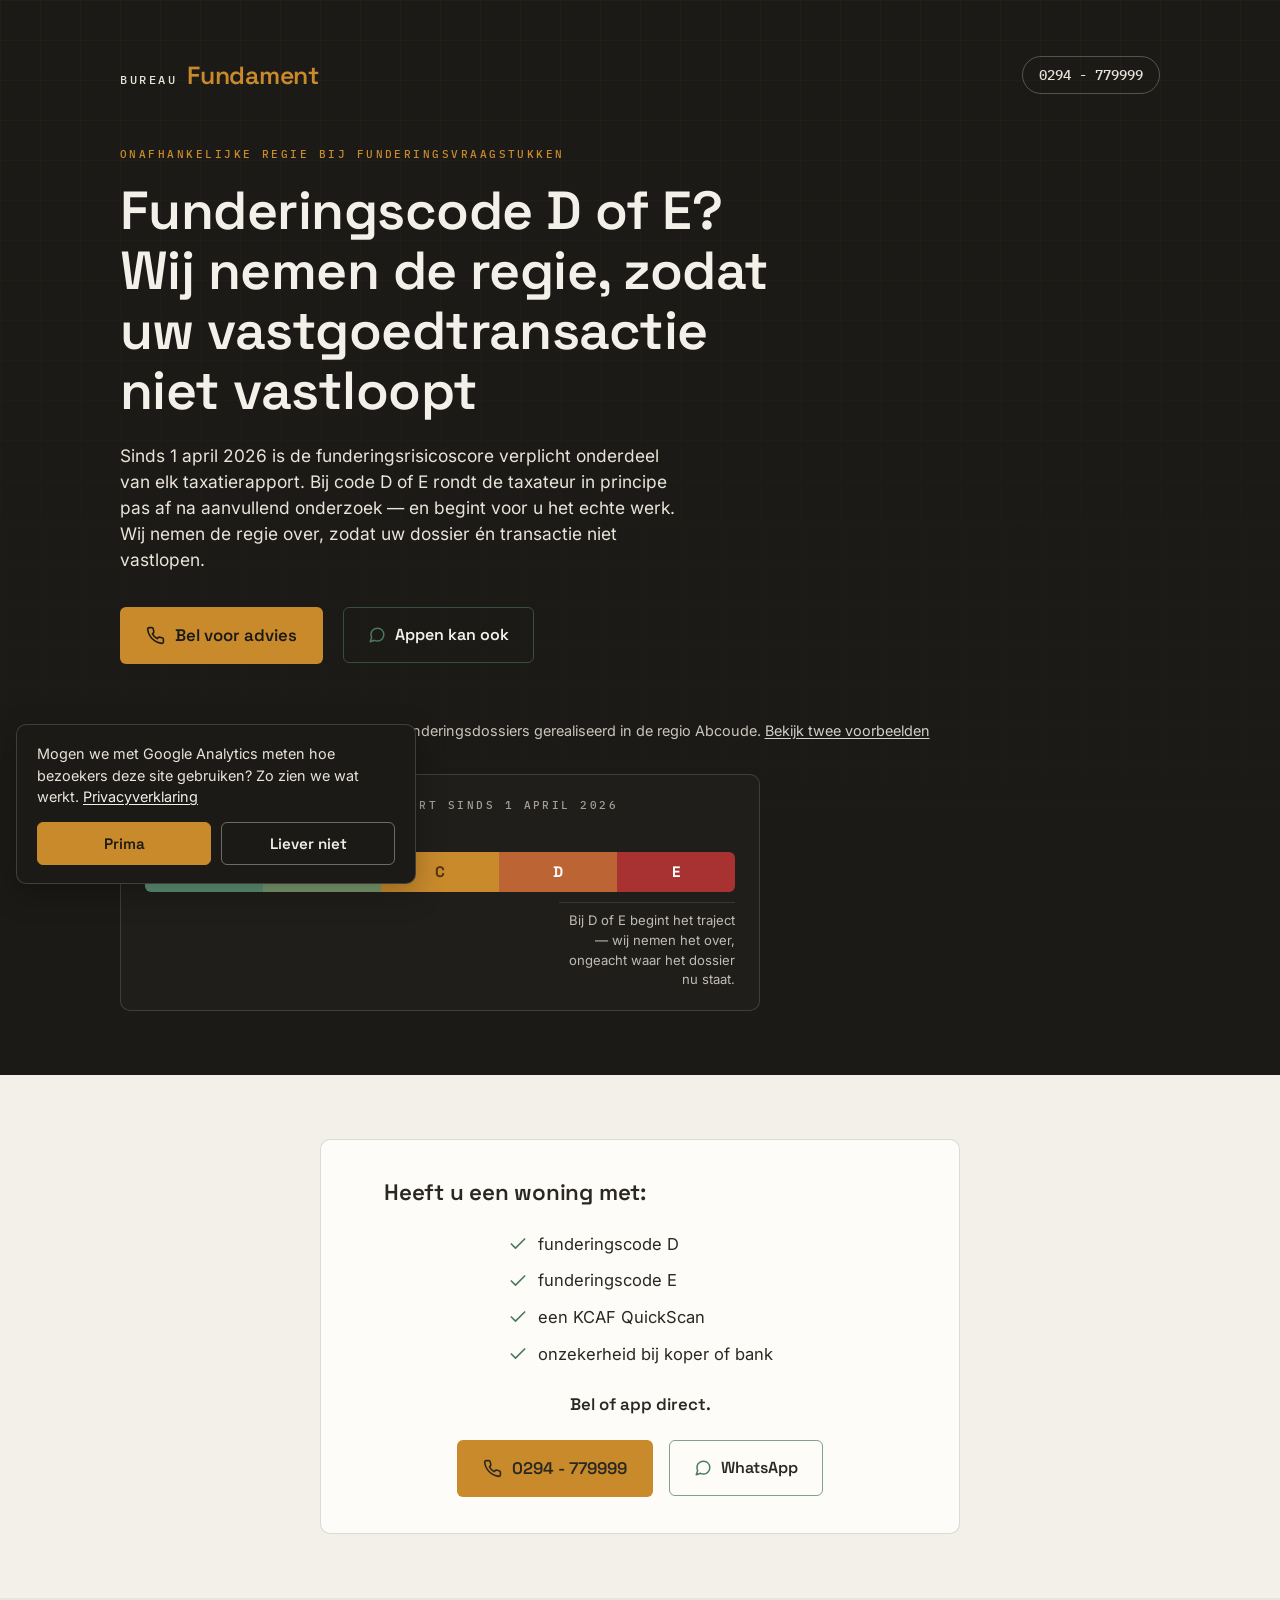
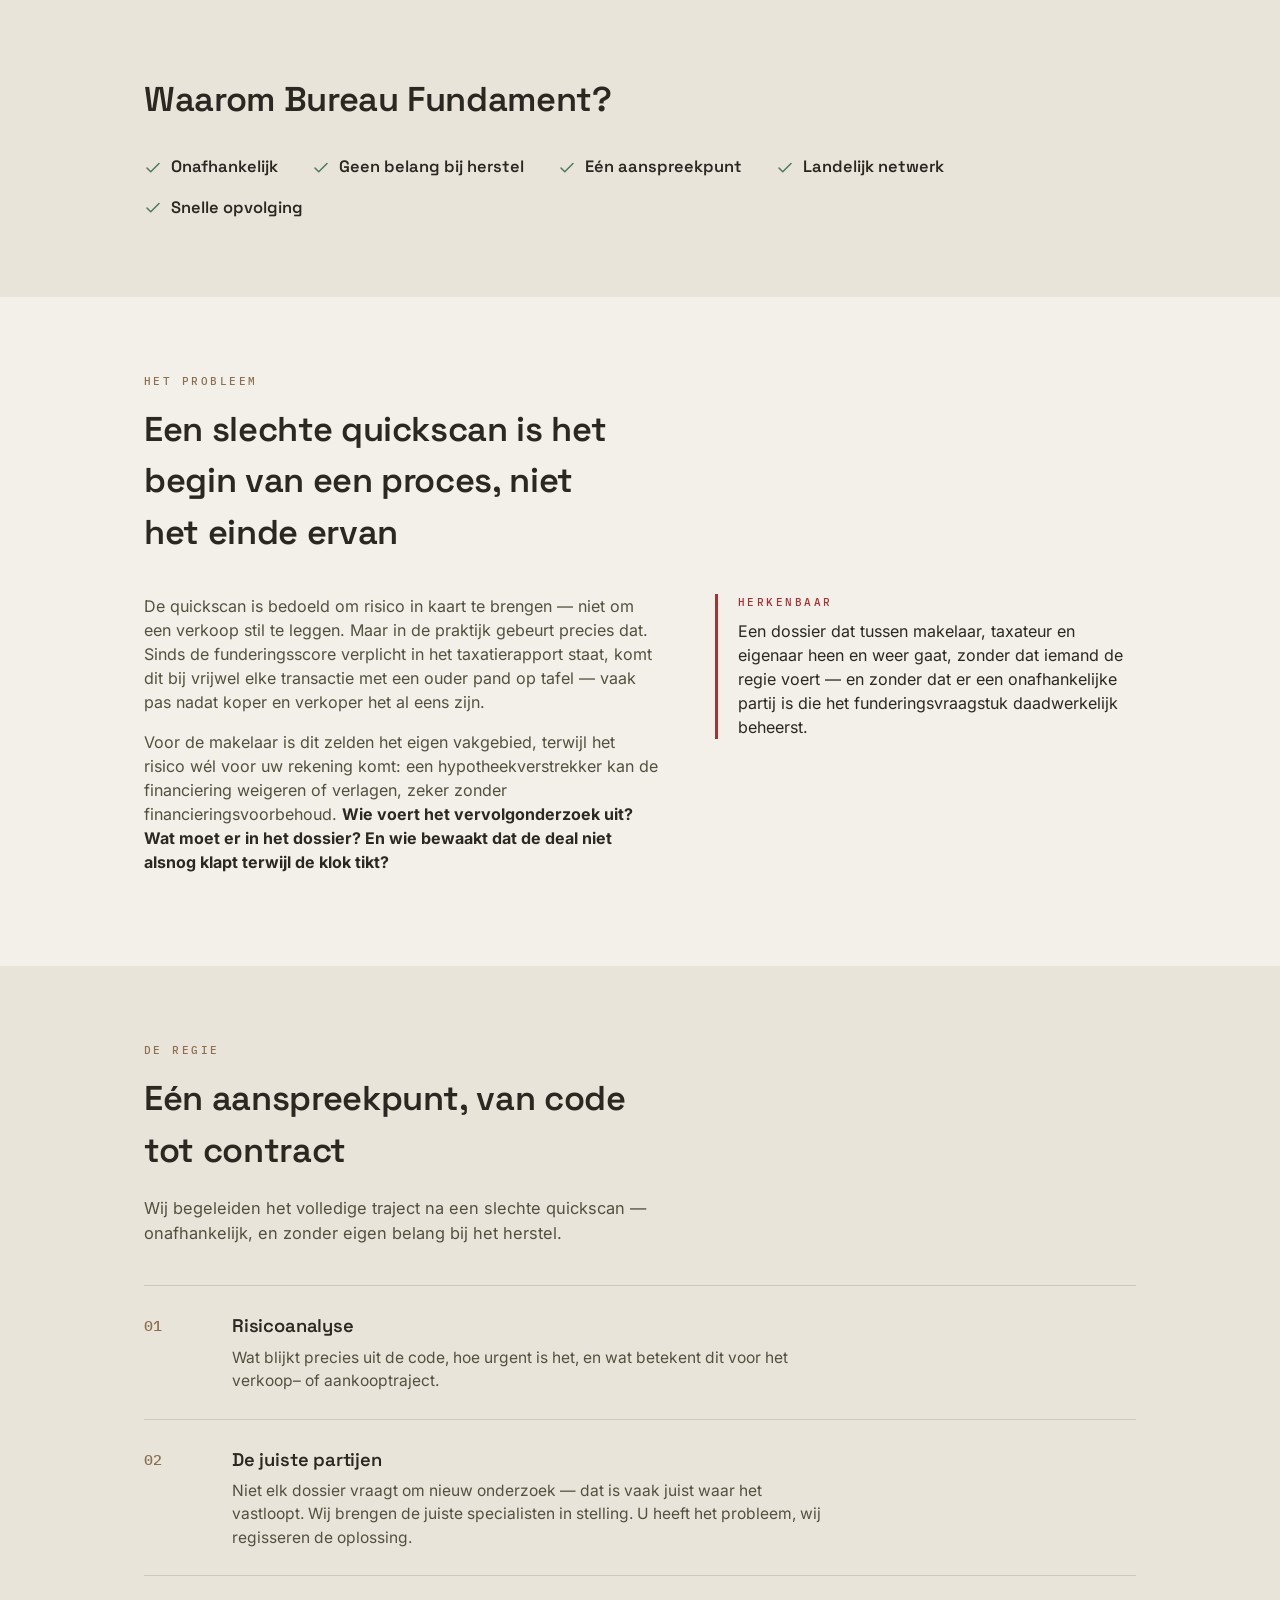
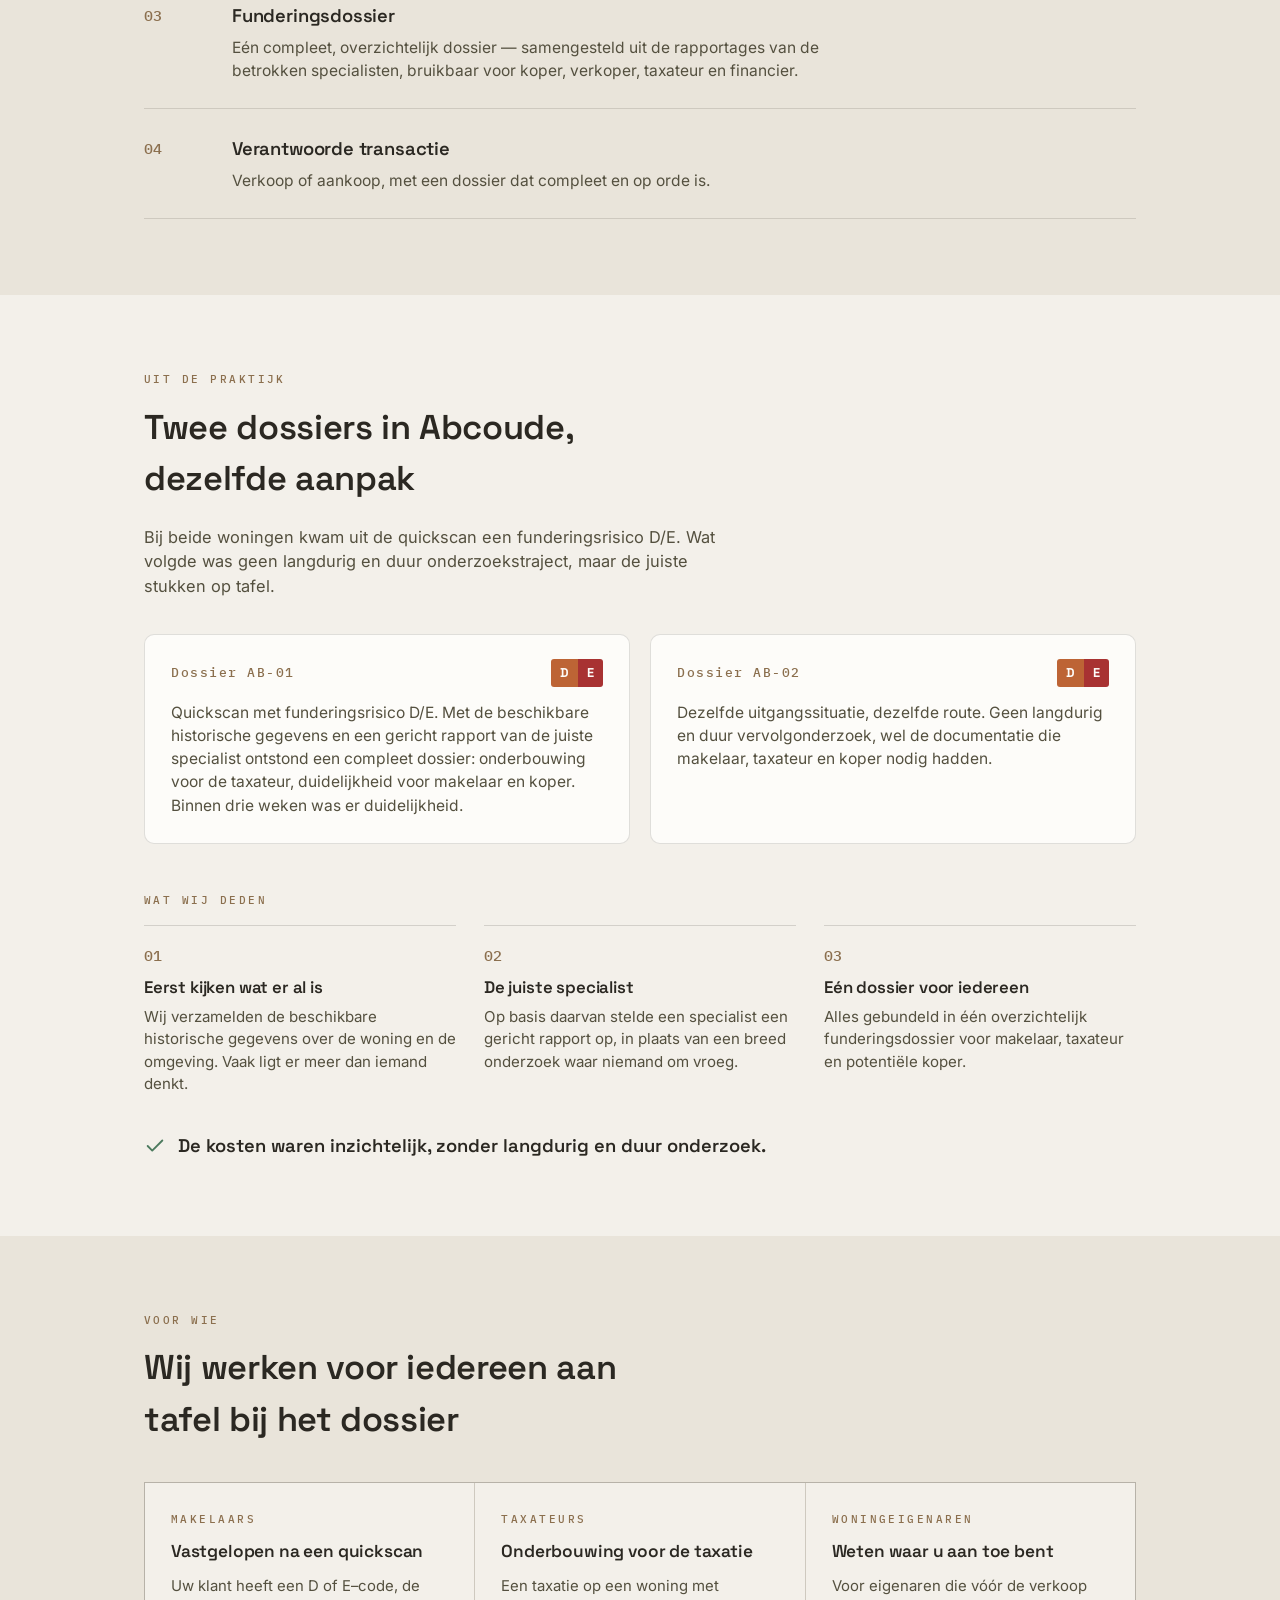
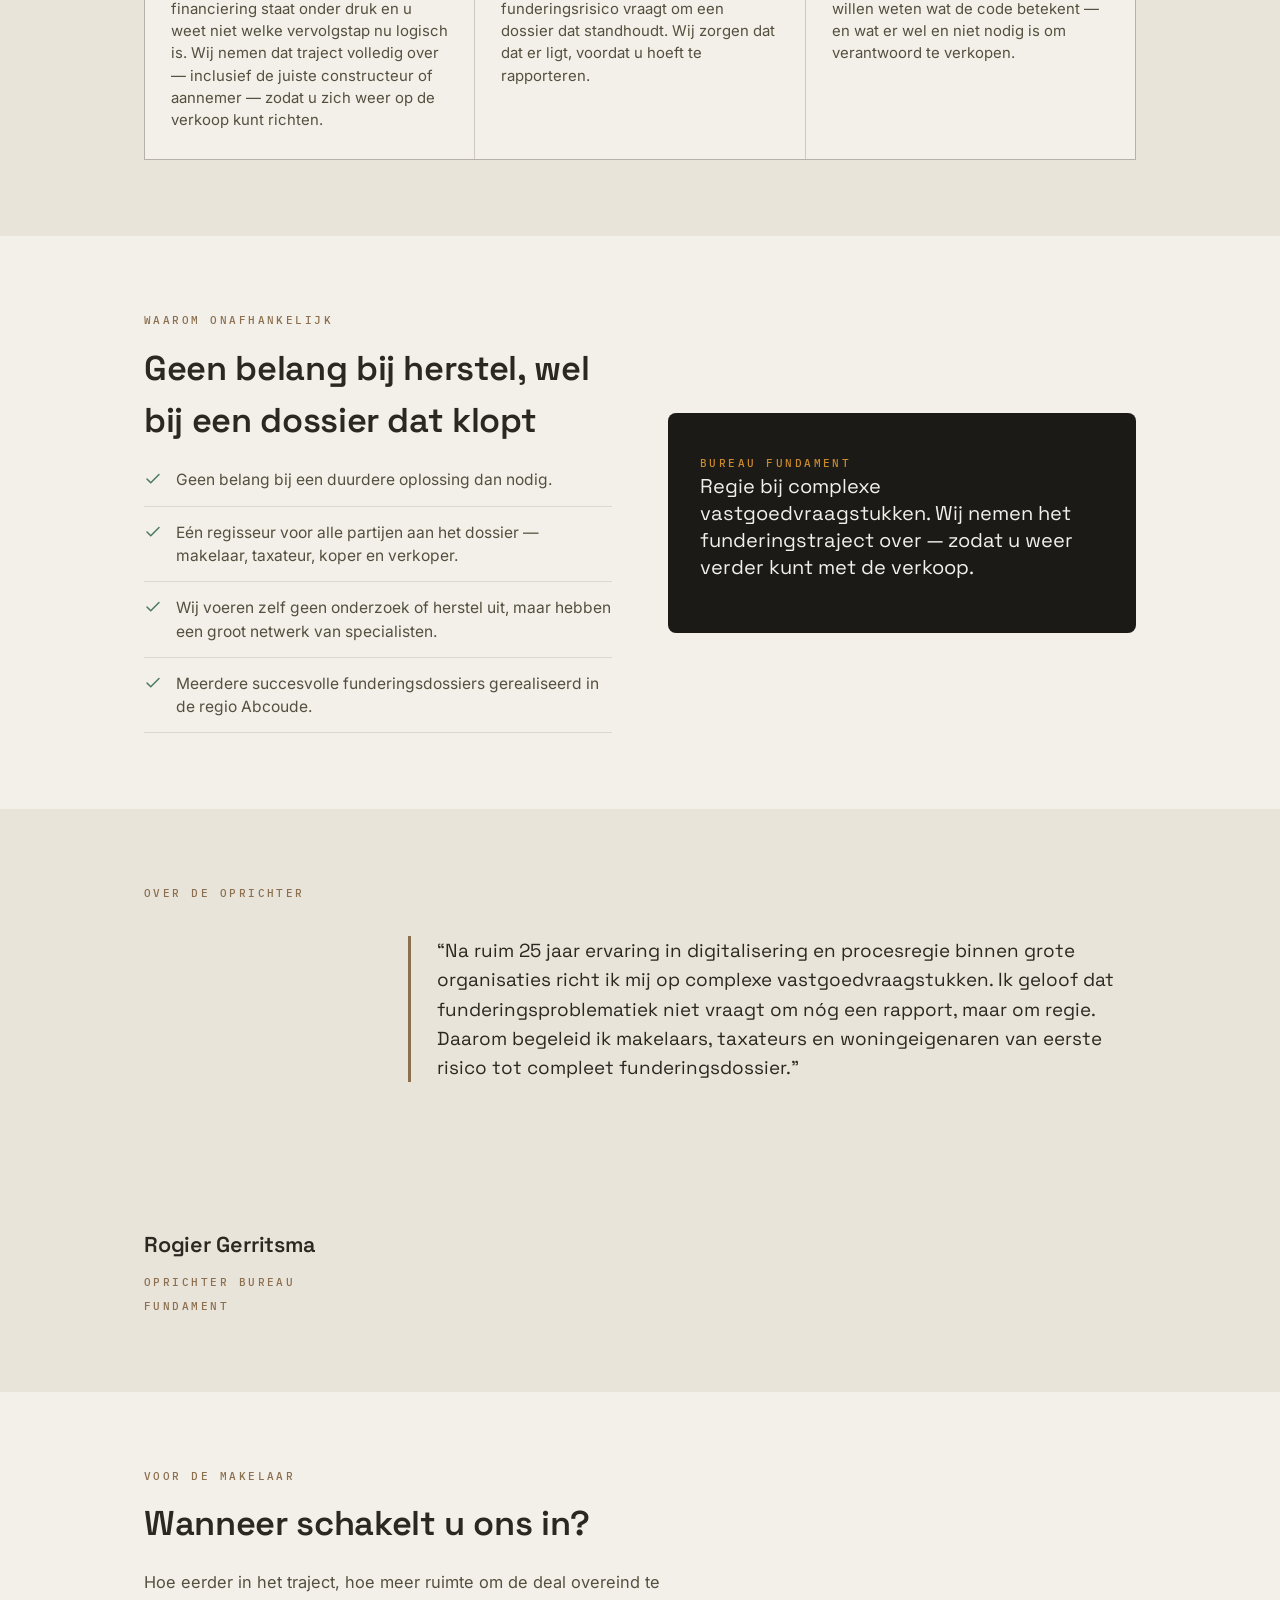
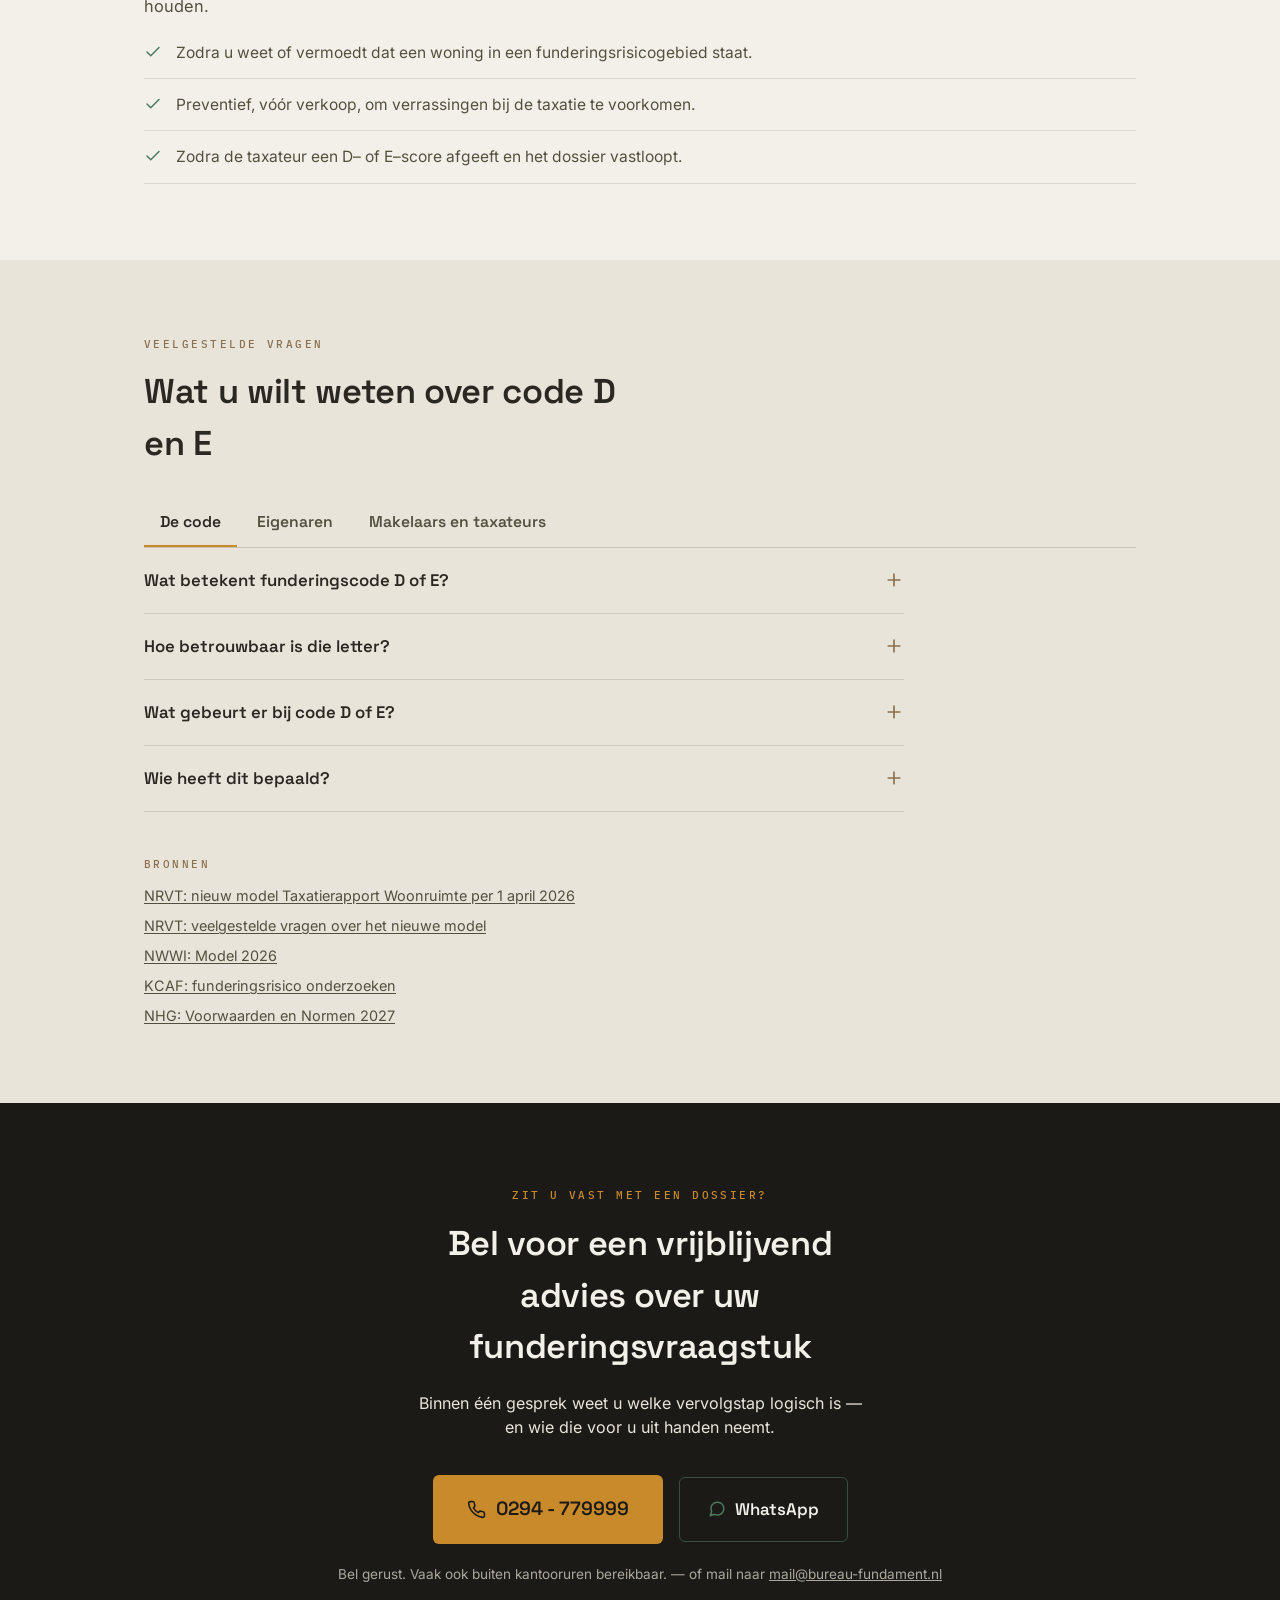
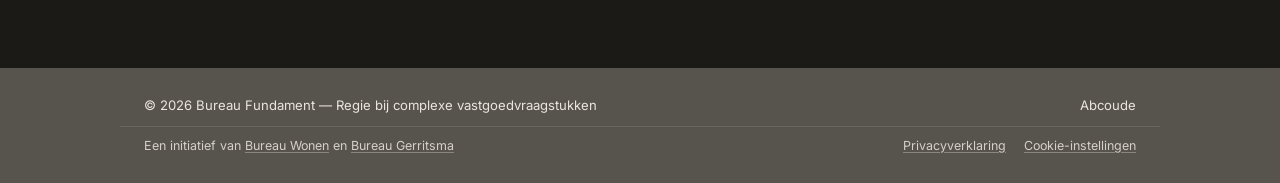
<file: index.html>
<!DOCTYPE html>
<html lang="nl">
<head>
<!-- Security: GitHub Pages cannot send headers, so CSP and referrer policy are meta tags. Keep scripts and styles in assets/. -->
<meta http-equiv="Content-Security-Policy" content="default-src 'self'; script-src 'self' https://www.googletagmanager.com; style-src 'self'; font-src 'self'; img-src 'self' https://*.google-analytics.com https://*.googletagmanager.com; connect-src 'self' https://*.google-analytics.com https://*.analytics.google.com https://*.googletagmanager.com; frame-src 'none'; object-src 'none'; base-uri 'self'; form-action 'self'; upgrade-insecure-requests">
<meta name="referrer" content="strict-origin-when-cross-origin">
<!-- Google tag (gtag.js) — wordt pas geladen na toestemming via de cookiebalk -->
<script src="assets/analytics.js"></script>
<meta charset="UTF-8">
<meta name="viewport" content="width=device-width, initial-scale=1.0">
<title>Bureau Fundament — Regie bij funderingsvraagstukken</title>
<link rel="canonical" href="https://bureau-fundament.nl/">
<meta name="description" content="Funderingscode D of E in het taxatierapport? Bureau Fundament neemt onafhankelijk de regie over het funderingsdossier, voor makelaars, taxateurs en woningeigenaren.">
<script type="application/ld+json">
{
  "@context": "https://schema.org",
  "@type": "FAQPage",
  "mainEntity": [
    {
      "@type": "Question",
      "name": "Wat betekent funderingscode D of E?",
      "acceptedAnswer": {
        "@type": "Answer",
        "text": "Sinds 1 april 2026 staat in het taxatierapport voor woningen een funderingsrisicoklasse van A tot en met E. A staat voor een laag risico, E voor een hoog risico. De klasse komt uit het funderingsrisicorapport van KCAF. Een D of E betekent een verhoogd of hoog risico. Het is een risico-inschatting, geen vastgesteld oordeel over uw fundering."
      }
    },
    {
      "@type": "Question",
      "name": "Hoe betrouwbaar is die letter?",
      "acceptedAnswer": {
        "@type": "Answer",
        "text": "Het rapport vermeldt ook waarop de klasse is gebaseerd: vastgestelde gegevens van het pand zelf, gegevens afgeleid van vergelijkbare panden, of een modelanalyse. Een D of E op basis van een model zegt iets anders dan een D of E op basis van eerder onderzoek. Dat verschil is vaak het startpunt van ons werk."
      }
    },
    {
      "@type": "Question",
      "name": "Wat gebeurt er bij code D of E?",
      "acceptedAnswer": {
        "@type": "Answer",
        "text": "Volgens het NRVT vindt bij D of E in principe eerst aanvullend (beperkt) funderingsonderzoek plaats voordat de taxateur het rapport afrondt. De taxateur kan ook bewijsstukken toevoegen of toelichten waarom het risico niet aanwezig is. Daarom loont het om beschikbare gegevens snel op tafel te hebben."
      }
    },
    {
      "@type": "Question",
      "name": "Wie heeft dit bepaald?",
      "acceptedAnswer": {
        "@type": "Answer",
        "text": "Het model Taxatierapport Woonruimte is opgesteld door het NRVT, het register voor vastgoedtaxateurs. Het NWWI valideert taxatierapporten voor hypotheken en werkt sinds 1 april 2026 met dit nieuwe model."
      }
    },
    {
      "@type": "Question",
      "name": "Moet er altijd een volledig funderingsonderzoek komen?",
      "acceptedAnswer": {
        "@type": "Answer",
        "text": "Niet altijd. Wij kijken eerst wat er al bekend is, zoals historische gegevens, eerder onderzoek en herstel in de omgeving. Op basis daarvan bepalen wij welk onderzoek echt nodig is. Soms volstaat een gericht rapport."
      }
    },
    {
      "@type": "Question",
      "name": "Ik wil mijn woning verkopen. Kan ik vooraf iets doen?",
      "acceptedAnswer": {
        "@type": "Answer",
        "text": "Ja. Als u vóór de verkoop weet welke klasse uw woning heeft en welke gegevens er zijn, komt het niet pas bij de taxatie op tafel, als koper en verkoper het al eens zijn."
      }
    },
    {
      "@type": "Question",
      "name": "Wat betekent een D of E voor de financiering van de koper?",
      "acceptedAnswer": {
        "@type": "Answer",
        "text": "Een geldverstrekker weegt het funderingsrisico mee. Dat kan leiden tot extra vragen, vertraging of een lagere financiering. Een compleet dossier geeft de financier de informatie die nodig is om een besluit te nemen."
      }
    },
    {
      "@type": "Question",
      "name": "Wat verandert er per 2027 bij een NHG-hypotheek?",
      "acceptedAnswer": {
        "@type": "Answer",
        "text": "Vanaf 1 januari 2027 telt het funderingsrisico mee bij een hypotheek met Nationale Hypotheek Garantie (NHG). Dat geldt bij aankoop van een bestaande woning, maar ook bij het verhogen of oversluiten van een hypotheek. Bij code A, B of C verandert er niets. Bij code D of E is een verkennend funderingsonderzoek verplicht. Wijst dat onderzoek op een hoog risico, dan rekent de geldverstrekker de geschatte herstelkosten uit het taxatierapport mee als maandlast, en die gaat af van de maximale leenruimte. Heeft u meer dan € 25.000 eigen geld voor herstel, dan worden de meegerekende herstelkosten verlaagd met het bedrag daarboven. Daarom loont het om vroeg te weten wat er al bekend is over de fundering, zodat de inschatting van de herstelkosten goed onderbouwd is."
      }
    },
    {
      "@type": "Question",
      "name": "Wat doet Bureau Fundament precies?",
      "acceptedAnswer": {
        "@type": "Answer",
        "text": "Wij voeren de regie. Wij brengen in kaart wat er al is, schakelen de juiste specialist in en bundelen alles in één funderingsdossier. Zelf voeren wij geen onderzoek of herstel uit, dus wij hebben geen belang bij een duurdere oplossing dan nodig."
      }
    },
    {
      "@type": "Question",
      "name": "Wie is verantwoordelijk voor de inhoud van de rapporten?",
      "acceptedAnswer": {
        "@type": "Answer",
        "text": "De inhoudelijke conclusies staan in de rapporten van de betrokken specialisten, zoals een constructeur of funderingsonderzoeker, en vallen onder hun verantwoordelijkheid. Wij zorgen dat die rapporten er komen en dat het dossier compleet en overzichtelijk is."
      }
    },
    {
      "@type": "Question",
      "name": "Wanneer schakelt u ons het beste in?",
      "acceptedAnswer": {
        "@type": "Answer",
        "text": "Zo vroeg mogelijk: zodra u vermoedt dat een woning in een risicogebied staat, of preventief vóór de verkoop. Heeft de taxatie al een D of E opgeleverd, dan nemen wij het dossier over, ongeacht waar het staat."
      }
    }
  ]
}
</script>
<link rel="stylesheet" href="assets/fonts/fonts.css">
<link rel="stylesheet" href="assets/index.css">
</head>
<body>

<header class="hero">
  <div class="wrap hero-inner">
    <div class="brandbar" data-locatie="header">
      <div class="brand" aria-label="Bureau Fundament"><span class="brand-bureau">BUREAU</span><span class="brand-naam">Fundament</span></div>
      <a class="tel-mini" href="tel:+31294779999">0294 - 779999</a>
    </div>

    <div class="eyebrow label">Onafhankelijke regie bij funderingsvraagstukken</div>
    <h1>Funderingscode D of E?<br>Wij nemen de regie, zodat uw vastgoedtransactie niet vastloopt</h1>
    <p class="lede">Sinds 1 april 2026 is de funderingsrisicoscore verplicht onderdeel van elk taxatierapport. Bij code D of E rondt de taxateur in principe pas af na aanvullend onderzoek &#8212; en begint voor u het echte werk. Wij nemen de regie over, zodat uw dossier én transactie niet vastlopen.</p>

    <div class="cta-row" data-locatie="hero">
      <a class="btn-call" href="tel:+31294779999">
        <svg viewBox="0 0 24 24" fill="none" stroke="currentColor" stroke-width="2"><path d="M22 16.92v3a2 2 0 0 1-2.18 2 19.79 19.79 0 0 1-8.63-3.07 19.5 19.5 0 0 1-6-6 19.79 19.79 0 0 1-3.07-8.67A2 2 0 0 1 4.11 2h3a2 2 0 0 1 2 1.72c.127.96.361 1.903.7 2.81a2 2 0 0 1-.45 2.11L8.09 9.91a16 16 0 0 0 6 6l1.27-1.27a2 2 0 0 1 2.11-.45c.907.339 1.85.573 2.81.7A2 2 0 0 1 22 16.92z"/></svg>
        Bel voor advies
      </a>
      <a class="btn-whatsapp" href="https://wa.me/31611668880?text=Hallo%2C%20ik%20heb%20een%20vraag%20over%20een%20funderingsdossier" target="_blank" rel="noopener">
        <svg viewBox="0 0 24 24" fill="none" stroke="currentColor" stroke-width="2"><path d="M21 11.5a8.38 8.38 0 0 1-.9 3.8 8.5 8.5 0 0 1-7.6 4.7 8.38 8.38 0 0 1-3.8-.9L3 21l1.9-5.7a8.38 8.38 0 0 1-.9-3.8 8.5 8.5 0 0 1 4.7-7.6 8.38 8.38 0 0 1 3.8-.9h.5a8.48 8.48 0 0 1 8 8v.5z"/></svg>
        Appen kan ook
      </a>
    </div>

    <div class="proof-strip">
      <span class="label">Track record</span>
      <span class="tekst">Meerdere succesvolle funderingsdossiers gerealiseerd in de regio Abcoude. <a href="#praktijk">Bekijk twee voorbeelden</a></span>
    </div>

    <div class="schaal">
      <div class="schaal-top">
        <span class="label">Verplicht in het taxatierapport sinds 1 april 2026</span>
        <span class="schaal-bron">Bron: <a href="https://www.nrvt.nl/over-nrvt/nieuws/nieuw-model-taxatierapport-woonruimte-per-1-april-2026-wat-betekent-dit-in-de-praktijk" target="_blank" rel="noopener">NRVT</a>, <a href="https://site.nwwi.nl/model-2026/" target="_blank" rel="noopener">NWWI</a></span>
      </div>
      <div class="schaal-bar">
        <div class="schaal-seg seg-a">A</div>
        <div class="schaal-seg seg-b">B</div>
        <div class="schaal-seg seg-c">C</div>
        <div class="schaal-seg seg-d">D</div>
        <div class="schaal-seg seg-e">E</div>
      </div>
      <div class="schaal-note">
        <span>Bij D of E begint het traject &#8212; wij nemen het over, ongeacht waar het dossier nu staat.</span>
      </div>
    </div>
  </div>
</header>

<section class="sectie-check sectie-licht">
  <div class="wrap">
    <div class="check-kaart" data-locatie="checklist">
      <h2 class="check-kop">Heeft u een woning met:</h2>
      <ul class="check-lijst">
        <li><svg class="ico" viewBox="0 0 24 24" fill="none" stroke="currentColor" stroke-width="2" aria-hidden="true"><path d="M20 6 9 17l-5-5"/></svg> funderingscode D</li>
        <li><svg class="ico" viewBox="0 0 24 24" fill="none" stroke="currentColor" stroke-width="2" aria-hidden="true"><path d="M20 6 9 17l-5-5"/></svg> funderingscode E</li>
        <li><svg class="ico" viewBox="0 0 24 24" fill="none" stroke="currentColor" stroke-width="2" aria-hidden="true"><path d="M20 6 9 17l-5-5"/></svg> een KCAF QuickScan</li>
        <li><svg class="ico" viewBox="0 0 24 24" fill="none" stroke="currentColor" stroke-width="2" aria-hidden="true"><path d="M20 6 9 17l-5-5"/></svg> onzekerheid bij koper of bank</li>
      </ul>
      <p class="check-actie">Bel of app direct.</p>
      <div class="cta-knoppen">
        <a class="btn-call" href="tel:+31294779999">
          <svg viewBox="0 0 24 24" fill="none" stroke="currentColor" stroke-width="2"><path d="M22 16.92v3a2 2 0 0 1-2.18 2 19.79 19.79 0 0 1-8.63-3.07 19.5 19.5 0 0 1-6-6 19.79 19.79 0 0 1-3.07-8.67A2 2 0 0 1 4.11 2h3a2 2 0 0 1 2 1.72c.127.96.361 1.903.7 2.81a2 2 0 0 1-.45 2.11L8.09 9.91a16 16 0 0 0 6 6l1.27-1.27a2 2 0 0 1 2.11-.45c.907.339 1.85.573 2.81.7A2 2 0 0 1 22 16.92z"/></svg>
          0294 - 779999
        </a>
        <a class="btn-whatsapp" href="https://wa.me/31611668880?text=Hallo%2C%20ik%20heb%20een%20vraag%20over%20een%20funderingsdossier" target="_blank" rel="noopener">
          <svg viewBox="0 0 24 24" fill="none" stroke="currentColor" stroke-width="2"><path d="M21 11.5a8.38 8.38 0 0 1-.9 3.8 8.5 8.5 0 0 1-7.6 4.7 8.38 8.38 0 0 1-3.8-.9L3 21l1.9-5.7a8.38 8.38 0 0 1-.9-3.8 8.5 8.5 0 0 1 4.7-7.6 8.38 8.38 0 0 1 3.8-.9h.5a8.48 8.48 0 0 1 8 8v.5z"/></svg>
          WhatsApp
        </a>
      </div>
    </div>
  </div>
</section>

<section class="sectie-beton">
  <div class="wrap">
    <h2>Waarom Bureau Fundament?</h2>
    <div class="kort-lijst">
      <div class="kort-item"><svg class="ico" viewBox="0 0 24 24" fill="none" stroke="currentColor" stroke-width="2" aria-hidden="true"><path d="M20 6 9 17l-5-5"/></svg> Onafhankelijk</div>
      <div class="kort-item"><svg class="ico" viewBox="0 0 24 24" fill="none" stroke="currentColor" stroke-width="2" aria-hidden="true"><path d="M20 6 9 17l-5-5"/></svg> Geen belang bij herstel</div>
      <div class="kort-item"><svg class="ico" viewBox="0 0 24 24" fill="none" stroke="currentColor" stroke-width="2" aria-hidden="true"><path d="M20 6 9 17l-5-5"/></svg> Eén aanspreekpunt</div>
      <div class="kort-item"><svg class="ico" viewBox="0 0 24 24" fill="none" stroke="currentColor" stroke-width="2" aria-hidden="true"><path d="M20 6 9 17l-5-5"/></svg> Landelijk netwerk</div>
      <div class="kort-item"><svg class="ico" viewBox="0 0 24 24" fill="none" stroke="currentColor" stroke-width="2" aria-hidden="true"><path d="M20 6 9 17l-5-5"/></svg> Snelle opvolging</div>
    </div>
  </div>
</section>

<section class="sectie-licht">
  <div class="wrap">
    <div class="kop-eyebrow label">Het probleem</div>
    <h2>Een slechte quickscan is het begin van een proces, niet het einde ervan</h2>

    <div class="probleem-grid">
      <div class="probleem-tekst">
        <p>De quickscan is bedoeld om risico in kaart te brengen &#8212; niet om een verkoop stil te leggen. Maar in de praktijk gebeurt precies dat. Sinds de funderingsscore verplicht in het taxatierapport staat, komt dit bij vrijwel elke transactie met een ouder pand op tafel &#8212; vaak pas nadat koper en verkoper het al eens zijn.</p>
        <p>Voor de makelaar is dit zelden het eigen vakgebied, terwijl het risico wél voor uw rekening komt: een hypotheekverstrekker kan de financiering weigeren of verlagen, zeker zonder financieringsvoorbehoud. <strong>Wie voert het vervolgonderzoek uit? Wat moet er in het dossier? En wie bewaakt dat de deal niet alsnog klapt terwijl de klok tikt?</strong></p>
      </div>
      <div class="vastgelopen">
        <span class="label">Herkenbaar</span>
        <p>Een dossier dat tussen makelaar, taxateur en eigenaar heen en weer gaat, zonder dat iemand de regie voert &#8212; en zonder dat er een onafhankelijke partij is die het funderingsvraagstuk daadwerkelijk beheerst.</p>
      </div>
    </div>
  </div>
</section>

<section class="sectie-beton">
  <div class="wrap">
    <div class="kop-eyebrow label">De regie</div>
    <h2>Eén aanspreekpunt, van code tot contract</h2>
    <p class="intro-tekst">Wij begeleiden het volledige traject na een slechte quickscan &#8212; onafhankelijk, en zonder eigen belang bij het herstel.</p>

    <div class="proces-lijst">
      <div class="stap">
        <div class="stap-nr">01</div>
        <div>
          <h3>Risicoanalyse</h3>
          <p>Wat blijkt precies uit de code, hoe urgent is het, en wat betekent dit voor het verkoop&#8211; of aankooptraject.</p>
        </div>
      </div>
      <div class="stap">
        <div class="stap-nr">02</div>
        <div>
          <h3>De juiste partijen</h3>
          <p>Niet elk dossier vraagt om nieuw onderzoek &#8212; dat is vaak juist waar het vastloopt. Wij brengen de juiste specialisten in stelling. U heeft het probleem, wij regisseren de oplossing.</p>
        </div>
      </div>
      <div class="stap">
        <div class="stap-nr">03</div>
        <div>
          <h3>Funderingsdossier</h3>
          <p>Eén compleet, overzichtelijk dossier &#8212; samengesteld uit de rapportages van de betrokken specialisten, bruikbaar voor koper, verkoper, taxateur en financier.</p>
        </div>
      </div>
      <div class="stap">
        <div class="stap-nr">04</div>
        <div>
          <h3>Verantwoorde transactie</h3>
          <p>Verkoop of aankoop, met een dossier dat compleet en op orde is.</p>
        </div>
      </div>
    </div>
  </div>
</section>


<section class="sectie-licht" id="praktijk" data-locatie="praktijk">
  <div class="wrap">
    <div class="kop-eyebrow label">Uit de praktijk</div>
    <h2>Twee dossiers in Abcoude, dezelfde aanpak</h2>
    <p class="intro-tekst">Bij beide woningen kwam uit de quickscan een funderingsrisico D/E. Wat volgde was geen langdurig en duur onderzoekstraject, maar de juiste stukken op tafel.</p>

    <div class="dossier-grid">
      <article class="dossier">
        <div class="dossier-top">
          <h3 class="dossier-ref">Dossier AB-01</h3>
          <span class="dossier-code" aria-label="Funderingsrisico D of E"><span class="dc-d">D</span><span class="dc-e">E</span></span>
        </div>
        <p>Quickscan met funderingsrisico D/E. Met de beschikbare historische gegevens en een gericht rapport van de juiste specialist ontstond een compleet dossier: onderbouwing voor de taxateur, duidelijkheid voor makelaar en koper. Binnen drie weken was er duidelijkheid.</p>
      </article>
      <article class="dossier">
        <div class="dossier-top">
          <h3 class="dossier-ref">Dossier AB-02</h3>
          <span class="dossier-code" aria-label="Funderingsrisico D of E"><span class="dc-d">D</span><span class="dc-e">E</span></span>
        </div>
        <p>Dezelfde uitgangssituatie, dezelfde route. Geen langdurig en duur vervolgonderzoek, wel de documentatie die makelaar, taxateur en koper nodig hadden.</p>
      </article>
    </div>

    <div class="aanpak">
      <span class="label aanpak-kop">Wat wij deden</span>
      <ol class="aanpak-grid">
        <li class="aanpak-item">
          <span class="stap-nr">01</span>
          <h3>Eerst kijken wat er al is</h3>
          <p>Wij verzamelden de beschikbare historische gegevens over de woning en de omgeving. Vaak ligt er meer dan iemand denkt.</p>
        </li>
        <li class="aanpak-item">
          <span class="stap-nr">02</span>
          <h3>De juiste specialist</h3>
          <p>Op basis daarvan stelde een specialist een gericht rapport op, in plaats van een breed onderzoek waar niemand om vroeg.</p>
        </li>
        <li class="aanpak-item">
          <span class="stap-nr">03</span>
          <h3>Eén dossier voor iedereen</h3>
          <p>Alles gebundeld in één overzichtelijk funderingsdossier voor makelaar, taxateur en potentiële koper.</p>
        </li>
      </ol>
    </div>

    <p class="praktijk-uitkomst"><svg class="ico" viewBox="0 0 24 24" fill="none" stroke="currentColor" stroke-width="2" aria-hidden="true"><path d="M20 6 9 17l-5-5"/></svg> De kosten waren inzichtelijk, zonder langdurig en duur onderzoek.</p>
  </div>
</section>

<section class="sectie-beton">
  <div class="wrap">
    <div class="kop-eyebrow label">Voor wie</div>
    <h2>Wij werken voor iedereen aan tafel bij het dossier</h2>

    <div class="doelgroep-grid">
      <div class="doelgroep-card">
        <span class="label">Makelaars</span>
        <h3>Vastgelopen na een quickscan</h3>
        <p>Uw klant heeft een D of E&#8211;code, de financiering staat onder druk en u weet niet welke vervolgstap nu logisch is. Wij nemen dat traject volledig over &#8212; inclusief de juiste constructeur of aannemer &#8212; zodat u zich weer op de verkoop kunt richten.</p>
      </div>
      <div class="doelgroep-card">
        <span class="label">Taxateurs</span>
        <h3>Onderbouwing voor de taxatie</h3>
        <p>Een taxatie op een woning met funderingsrisico vraagt om een dossier dat standhoudt. Wij zorgen dat dat er ligt, voordat u hoeft te rapporteren.</p>
      </div>
      <div class="doelgroep-card">
        <span class="label">Woningeigenaren</span>
        <h3>Weten waar u aan toe bent</h3>
        <p>Voor eigenaren die vóór de verkoop willen weten wat de code betekent &#8212; en wat er wel en niet nodig is om verantwoord te verkopen.</p>
      </div>
    </div>
  </div>
</section>

<section class="sectie-licht">
  <div class="wrap">
    <div class="onafhankelijk">
      <div>
        <div class="kop-eyebrow label">Waarom onafhankelijk</div>
        <h2>Geen belang bij herstel, wel bij een dossier dat klopt</h2>
        <ul class="puntenlijst">
          <li><svg class="ico" viewBox="0 0 24 24" fill="none" stroke="currentColor" stroke-width="2" aria-hidden="true"><path d="M20 6 9 17l-5-5"/></svg> Geen belang bij een duurdere oplossing dan nodig.</li>
          <li><svg class="ico" viewBox="0 0 24 24" fill="none" stroke="currentColor" stroke-width="2" aria-hidden="true"><path d="M20 6 9 17l-5-5"/></svg> Eén regisseur voor alle partijen aan het dossier &#8212; makelaar, taxateur, koper en verkoper.</li>
          <li><svg class="ico" viewBox="0 0 24 24" fill="none" stroke="currentColor" stroke-width="2" aria-hidden="true"><path d="M20 6 9 17l-5-5"/></svg> Wij voeren zelf geen onderzoek of herstel uit, maar hebben een groot netwerk van specialisten.</li>
          <li><svg class="ico" viewBox="0 0 24 24" fill="none" stroke="currentColor" stroke-width="2" aria-hidden="true"><path d="M20 6 9 17l-5-5"/></svg> Meerdere succesvolle funderingsdossiers gerealiseerd in de regio Abcoude.</li>
        </ul>
      </div>
      <div class="citaatblok">
        <span class="label">Bureau Fundament</span>
        <p>Regie bij complexe vastgoedvraagstukken. Wij nemen het funderingstraject over &#8212; zodat u weer verder kunt met de verkoop.</p>
      </div>
    </div>
  </div>
</section>

<section class="sectie-beton">
  <div class="wrap">
    <div class="kop-eyebrow label">Over de oprichter</div>
    <div class="bio-blok">
      <div class="bio-naam">
        <img class="bio-foto" src="rogier-gerritsma.jpg" alt="Rogier Gerritsma" width="320" height="400" loading="lazy" decoding="async">
        <h3>Rogier Gerritsma</h3>
        <span class="label">Oprichter Bureau Fundament</span>
      </div>
      <blockquote class="bio-quote">
        &#8220;Na ruim 25 jaar ervaring in digitalisering en procesregie binnen grote organisaties richt ik mij op complexe vastgoedvraagstukken. Ik geloof dat funderingsproblematiek niet vraagt om nóg een rapport, maar om regie. Daarom begeleid ik makelaars, taxateurs en woningeigenaren van eerste risico tot compleet funderingsdossier.&#8221;
      </blockquote>
    </div>
  </div>
</section>

<section class="sectie-licht">
  <div class="wrap">
    <div class="kop-eyebrow label">Voor de makelaar</div>
    <h2>Wanneer schakelt u ons in?</h2>
    <p class="intro-tekst">Hoe eerder in het traject, hoe meer ruimte om de deal overeind te houden.</p>
    <ul class="puntenlijst">
      <li><svg class="ico" viewBox="0 0 24 24" fill="none" stroke="currentColor" stroke-width="2" aria-hidden="true"><path d="M20 6 9 17l-5-5"/></svg> Zodra u weet of vermoedt dat een woning in een funderingsrisicogebied staat.</li>
      <li><svg class="ico" viewBox="0 0 24 24" fill="none" stroke="currentColor" stroke-width="2" aria-hidden="true"><path d="M20 6 9 17l-5-5"/></svg> Preventief, vóór verkoop, om verrassingen bij de taxatie te voorkomen.</li>
      <li><svg class="ico" viewBox="0 0 24 24" fill="none" stroke="currentColor" stroke-width="2" aria-hidden="true"><path d="M20 6 9 17l-5-5"/></svg> Zodra de taxateur een D&#8211; of E&#8211;score afgeeft en het dossier vastloopt.</li>
    </ul>
  </div>
</section>


<section class="sectie-beton" id="vragen" data-locatie="vragen">
  <div class="wrap">
    <div class="kop-eyebrow label">Veelgestelde vragen</div>
    <h2>Wat u wilt weten over code D en E</h2>
    <div class="tabs" role="tablist" aria-label="Onderwerpen">
      <button type="button" class="tab" role="tab" id="tab-code" aria-controls="paneel-code" aria-selected="true">De code</button>
      <button type="button" class="tab" role="tab" id="tab-eigenaren" aria-controls="paneel-eigenaren" aria-selected="false">Eigenaren</button>
      <button type="button" class="tab" role="tab" id="tab-professionals" aria-controls="paneel-professionals" aria-selected="false">Makelaars en taxateurs</button>
    </div>
    <div class="paneel" role="tabpanel" id="paneel-code" aria-labelledby="tab-code" tabindex="0">
      <h3 class="paneel-kop">De funderingscode</h3>
        <details>
          <summary>Wat betekent funderingscode D of E?<svg class="plus" viewBox="0 0 24 24" fill="none" stroke="currentColor" stroke-width="2" aria-hidden="true"><path d="M12 5v14M5 12h14"/></svg></summary>
          <div class="antwoord"><p>Sinds 1 april 2026 staat in het taxatierapport voor woningen een funderingsrisicoklasse van A tot en met E. A staat voor een laag risico, E voor een hoog risico. De klasse komt uit het funderingsrisicorapport van <a href="https://www.kcaf.nl/funderingsrisico-onderzoeken/" target="_blank" rel="noopener">KCAF</a>. Een D of E betekent een verhoogd of hoog risico. Het is een risico-inschatting, geen vastgesteld oordeel over uw fundering.</p></div>
        </details>
        <details>
          <summary>Hoe betrouwbaar is die letter?<svg class="plus" viewBox="0 0 24 24" fill="none" stroke="currentColor" stroke-width="2" aria-hidden="true"><path d="M12 5v14M5 12h14"/></svg></summary>
          <div class="antwoord"><p>Het rapport vermeldt ook waarop de klasse is gebaseerd: vastgestelde gegevens van het pand zelf, gegevens afgeleid van vergelijkbare panden, of een modelanalyse. Een D of E op basis van een model zegt iets anders dan een D of E op basis van eerder onderzoek. Dat verschil is vaak het startpunt van ons werk.</p></div>
        </details>
        <details>
          <summary>Wat gebeurt er bij code D of E?<svg class="plus" viewBox="0 0 24 24" fill="none" stroke="currentColor" stroke-width="2" aria-hidden="true"><path d="M12 5v14M5 12h14"/></svg></summary>
          <div class="antwoord"><p>Volgens het <a href="https://www.nrvt.nl/over-nrvt/nieuws/nieuw-model-taxatierapport-woonruimte-per-1-april-2026-wat-betekent-dit-in-de-praktijk" target="_blank" rel="noopener">NRVT</a> vindt bij D of E in principe eerst aanvullend (beperkt) funderingsonderzoek plaats voordat de taxateur het rapport afrondt. De taxateur kan ook bewijsstukken toevoegen of toelichten waarom het risico niet aanwezig is. Daarom loont het om beschikbare gegevens snel op tafel te hebben.</p></div>
        </details>
        <details>
          <summary>Wie heeft dit bepaald?<svg class="plus" viewBox="0 0 24 24" fill="none" stroke="currentColor" stroke-width="2" aria-hidden="true"><path d="M12 5v14M5 12h14"/></svg></summary>
          <div class="antwoord"><p>Het model Taxatierapport Woonruimte is opgesteld door het NRVT, het register voor vastgoedtaxateurs. Het <a href="https://site.nwwi.nl/model-2026/" target="_blank" rel="noopener">NWWI</a> valideert taxatierapporten voor hypotheken en werkt sinds 1 april 2026 met dit nieuwe model.</p></div>
        </details>
    </div>
    <div class="paneel" role="tabpanel" id="paneel-eigenaren" aria-labelledby="tab-eigenaren" tabindex="0">
      <h3 class="paneel-kop">Voor eigenaren en kopers</h3>
        <details>
          <summary>Moet er altijd een volledig funderingsonderzoek komen?<svg class="plus" viewBox="0 0 24 24" fill="none" stroke="currentColor" stroke-width="2" aria-hidden="true"><path d="M12 5v14M5 12h14"/></svg></summary>
          <div class="antwoord"><p>Niet altijd. Wij kijken eerst wat er al bekend is, zoals historische gegevens, eerder onderzoek en herstel in de omgeving. Op basis daarvan bepalen wij welk onderzoek echt nodig is. Soms volstaat een gericht rapport.</p></div>
        </details>
        <details>
          <summary>Ik wil mijn woning verkopen. Kan ik vooraf iets doen?<svg class="plus" viewBox="0 0 24 24" fill="none" stroke="currentColor" stroke-width="2" aria-hidden="true"><path d="M12 5v14M5 12h14"/></svg></summary>
          <div class="antwoord"><p>Ja. Als u vóór de verkoop weet welke klasse uw woning heeft en welke gegevens er zijn, komt het niet pas bij de taxatie op tafel, als koper en verkoper het al eens zijn.</p></div>
        </details>
        <details>
          <summary>Wat betekent een D of E voor de financiering van de koper?<svg class="plus" viewBox="0 0 24 24" fill="none" stroke="currentColor" stroke-width="2" aria-hidden="true"><path d="M12 5v14M5 12h14"/></svg></summary>
          <div class="antwoord"><p>Een geldverstrekker weegt het funderingsrisico mee. Dat kan leiden tot extra vragen, vertraging of een lagere financiering. Een compleet dossier geeft de financier de informatie die nodig is om een besluit te nemen.</p></div>
        </details>
        <details>
          <summary>Wat verandert er per 2027 bij een NHG-hypotheek?<svg class="plus" viewBox="0 0 24 24" fill="none" stroke="currentColor" stroke-width="2" aria-hidden="true"><path d="M12 5v14M5 12h14"/></svg></summary>
          <div class="antwoord"><p>Vanaf 1 januari 2027 telt het funderingsrisico mee bij een hypotheek met Nationale Hypotheek Garantie (<a href="https://www.nhg.nl/kennis-innovatie/voorwaarden-en-normen-2027/" target="_blank" rel="noopener">NHG</a>). Dat geldt bij aankoop van een bestaande woning, maar ook bij het verhogen of oversluiten van een hypotheek. Bij code A, B of C verandert er niets. Bij code D of E is een verkennend funderingsonderzoek verplicht. Wijst dat onderzoek op een hoog risico, dan rekent de geldverstrekker de geschatte herstelkosten uit het taxatierapport mee als maandlast, en die gaat af van de maximale leenruimte. Heeft u meer dan €&nbsp;25.000 eigen geld voor herstel, dan worden de meegerekende herstelkosten verlaagd met het bedrag daarboven. Daarom loont het om vroeg te weten wat er al bekend is over de fundering, zodat de inschatting van de herstelkosten goed onderbouwd is.</p></div>
        </details>
    </div>
    <div class="paneel" role="tabpanel" id="paneel-professionals" aria-labelledby="tab-professionals" tabindex="0">
      <h3 class="paneel-kop">Voor makelaars en taxateurs</h3>
        <details>
          <summary>Wat doet Bureau Fundament precies?<svg class="plus" viewBox="0 0 24 24" fill="none" stroke="currentColor" stroke-width="2" aria-hidden="true"><path d="M12 5v14M5 12h14"/></svg></summary>
          <div class="antwoord"><p>Wij voeren de regie. Wij brengen in kaart wat er al is, schakelen de juiste specialist in en bundelen alles in één funderingsdossier. Zelf voeren wij geen onderzoek of herstel uit, dus wij hebben geen belang bij een duurdere oplossing dan nodig.</p></div>
        </details>
        <details>
          <summary>Wie is verantwoordelijk voor de inhoud van de rapporten?<svg class="plus" viewBox="0 0 24 24" fill="none" stroke="currentColor" stroke-width="2" aria-hidden="true"><path d="M12 5v14M5 12h14"/></svg></summary>
          <div class="antwoord"><p>De inhoudelijke conclusies staan in de rapporten van de betrokken specialisten, zoals een constructeur of funderingsonderzoeker, en vallen onder hun verantwoordelijkheid. Wij zorgen dat die rapporten er komen en dat het dossier compleet en overzichtelijk is.</p></div>
        </details>
        <details>
          <summary>Wanneer schakelt u ons het beste in?<svg class="plus" viewBox="0 0 24 24" fill="none" stroke="currentColor" stroke-width="2" aria-hidden="true"><path d="M12 5v14M5 12h14"/></svg></summary>
          <div class="antwoord"><p>Zo vroeg mogelijk: zodra u vermoedt dat een woning in een risicogebied staat, of preventief vóór de verkoop. Heeft de taxatie al een D of E opgeleverd, dan nemen wij het dossier over, ongeacht waar het staat.</p></div>
        </details>
    </div>

    <div class="bronnen">
      <span class="label">Bronnen</span>
      <ul>
        <li><a href="https://www.nrvt.nl/over-nrvt/nieuws/nieuw-model-taxatierapport-woonruimte-per-1-april-2026-wat-betekent-dit-in-de-praktijk" target="_blank" rel="noopener">NRVT: nieuw model Taxatierapport Woonruimte per 1 april 2026</a></li>
        <li><a href="https://www.nrvt.nl/over-nrvt/nieuws/nieuw-model-taxatierapport-woonruimte-veelgestelde-vragen" target="_blank" rel="noopener">NRVT: veelgestelde vragen over het nieuwe model</a></li>
        <li><a href="https://site.nwwi.nl/model-2026/" target="_blank" rel="noopener">NWWI: Model 2026</a></li>
        <li><a href="https://www.kcaf.nl/funderingsrisico-onderzoeken/" target="_blank" rel="noopener">KCAF: funderingsrisico onderzoeken</a></li>
        <li><a href="https://www.nhg.nl/kennis-innovatie/voorwaarden-en-normen-2027/" target="_blank" rel="noopener">NHG: Voorwaarden en Normen 2027</a></li>
      </ul>
    </div>
  </div>
</section>

<section class="cta-finaal" data-locatie="afsluiter">
  <div class="wrap">
    <div class="kop-eyebrow label">Zit u vast met een dossier?</div>
    <h2>Bel voor een vrijblijvend advies over uw funderingsvraagstuk</h2>
    <p class="lede">Binnen één gesprek weet u welke vervolgstap logisch is &#8212; en wie die voor u uit handen neemt.</p>
    <div class="cta-knoppen">
      <a class="btn-call" href="tel:+31294779999">
        <svg viewBox="0 0 24 24" fill="none" stroke="currentColor" stroke-width="2"><path d="M22 16.92v3a2 2 0 0 1-2.18 2 19.79 19.79 0 0 1-8.63-3.07 19.5 19.5 0 0 1-6-6 19.79 19.79 0 0 1-3.07-8.67A2 2 0 0 1 4.11 2h3a2 2 0 0 1 2 1.72c.127.96.361 1.903.7 2.81a2 2 0 0 1-.45 2.11L8.09 9.91a16 16 0 0 0 6 6l1.27-1.27a2 2 0 0 1 2.11-.45c.907.339 1.85.573 2.81.7A2 2 0 0 1 22 16.92z"/></svg>
        0294 - 779999
      </a>
      <a class="btn-whatsapp" href="https://wa.me/31611668880?text=Hallo%2C%20ik%20heb%20een%20vraag%20over%20een%20funderingsdossier" target="_blank" rel="noopener">
        <svg viewBox="0 0 24 24" fill="none" stroke="currentColor" stroke-width="2"><path d="M21 11.5a8.38 8.38 0 0 1-.9 3.8 8.5 8.5 0 0 1-7.6 4.7 8.38 8.38 0 0 1-3.8-.9L3 21l1.9-5.7a8.38 8.38 0 0 1-.9-3.8 8.5 8.5 0 0 1 4.7-7.6 8.38 8.38 0 0 1 3.8-.9h.5a8.48 8.48 0 0 1 8 8v.5z"/></svg>
        WhatsApp
      </a>
    </div>
    <div class="bereikbaar">Bel gerust. Vaak ook buiten kantooruren bereikbaar. &#8212; of mail naar <a href="mailto:mail@bureau-fundament.nl" class="onderstreept">mail@bureau-fundament.nl</a></div>
  </div>
</section>

<footer>
  <div class="wrap">
    <span>&copy; 2026 Bureau Fundament &#8212; Regie bij complexe vastgoedvraagstukken</span>
    <span>Abcoude</span>
  </div>
  <div class="wrap">
    <span class="footer-initiatief">Een initiatief van <a href="https://bureau-wonen.nl" target="_blank" rel="noopener">Bureau Wonen</a> en <a href="https://bureaugerritsma.nl" target="_blank" rel="noopener">Bureau Gerritsma</a></span>
    <span class="footer-links footer-initiatief">
      <a href="privacy.html">Privacyverklaring</a>
      <button type="button" id="cookieInstellingen">Cookie-instellingen</button>
    </span>
  </div>
</footer>

<div class="sticky-call" id="stickyCall" data-locatie="sticky-mobiel">
  <a class="sticky-bel" href="tel:+31294779999">
    <svg viewBox="0 0 24 24" fill="none" stroke="currentColor" stroke-width="2"><path d="M22 16.92v3a2 2 0 0 1-2.18 2 19.79 19.79 0 0 1-8.63-3.07 19.5 19.5 0 0 1-6-6 19.79 19.79 0 0 1-3.07-8.67A2 2 0 0 1 4.11 2h3a2 2 0 0 1 2 1.72c.127.96.361 1.903.7 2.81a2 2 0 0 1-.45 2.11L8.09 9.91a16 16 0 0 0 6 6l1.27-1.27a2 2 0 0 1 2.11-.45c.907.339 1.85.573 2.81.7A2 2 0 0 1 22 16.92z"/></svg>
    Bel nu
  </a>
  <a class="sticky-wa" href="https://wa.me/31611668880?text=Hallo%2C%20ik%20heb%20een%20vraag%20over%20een%20funderingsdossier" target="_blank" rel="noopener">
    <svg viewBox="0 0 24 24" fill="none" stroke="currentColor" stroke-width="2"><path d="M21 11.5a8.38 8.38 0 0 1-.9 3.8 8.5 8.5 0 0 1-7.6 4.7 8.38 8.38 0 0 1-3.8-.9L3 21l1.9-5.7a8.38 8.38 0 0 1-.9-3.8 8.5 8.5 0 0 1 4.7-7.6 8.38 8.38 0 0 1 3.8-.9h.5a8.48 8.48 0 0 1 8 8v.5z"/></svg>
    WhatsApp
  </a>
</div>

<div class="cookiebalk" id="cookiebalk" role="region" aria-label="Cookiekeuze" hidden>
  <p>Mogen we met Google Analytics meten hoe bezoekers deze site gebruiken? Zo zien we wat werkt. <a href="privacy.html">Privacyverklaring</a></p>
  <div class="cookiebalk-knoppen">
    <button type="button" class="ck-ja" data-keuze="ja">Prima</button>
    <button type="button" class="ck-nee" data-keuze="nee">Liever niet</button>
  </div>
</div>

<script src="assets/site.js"></script>

</body>
</html>
</file>
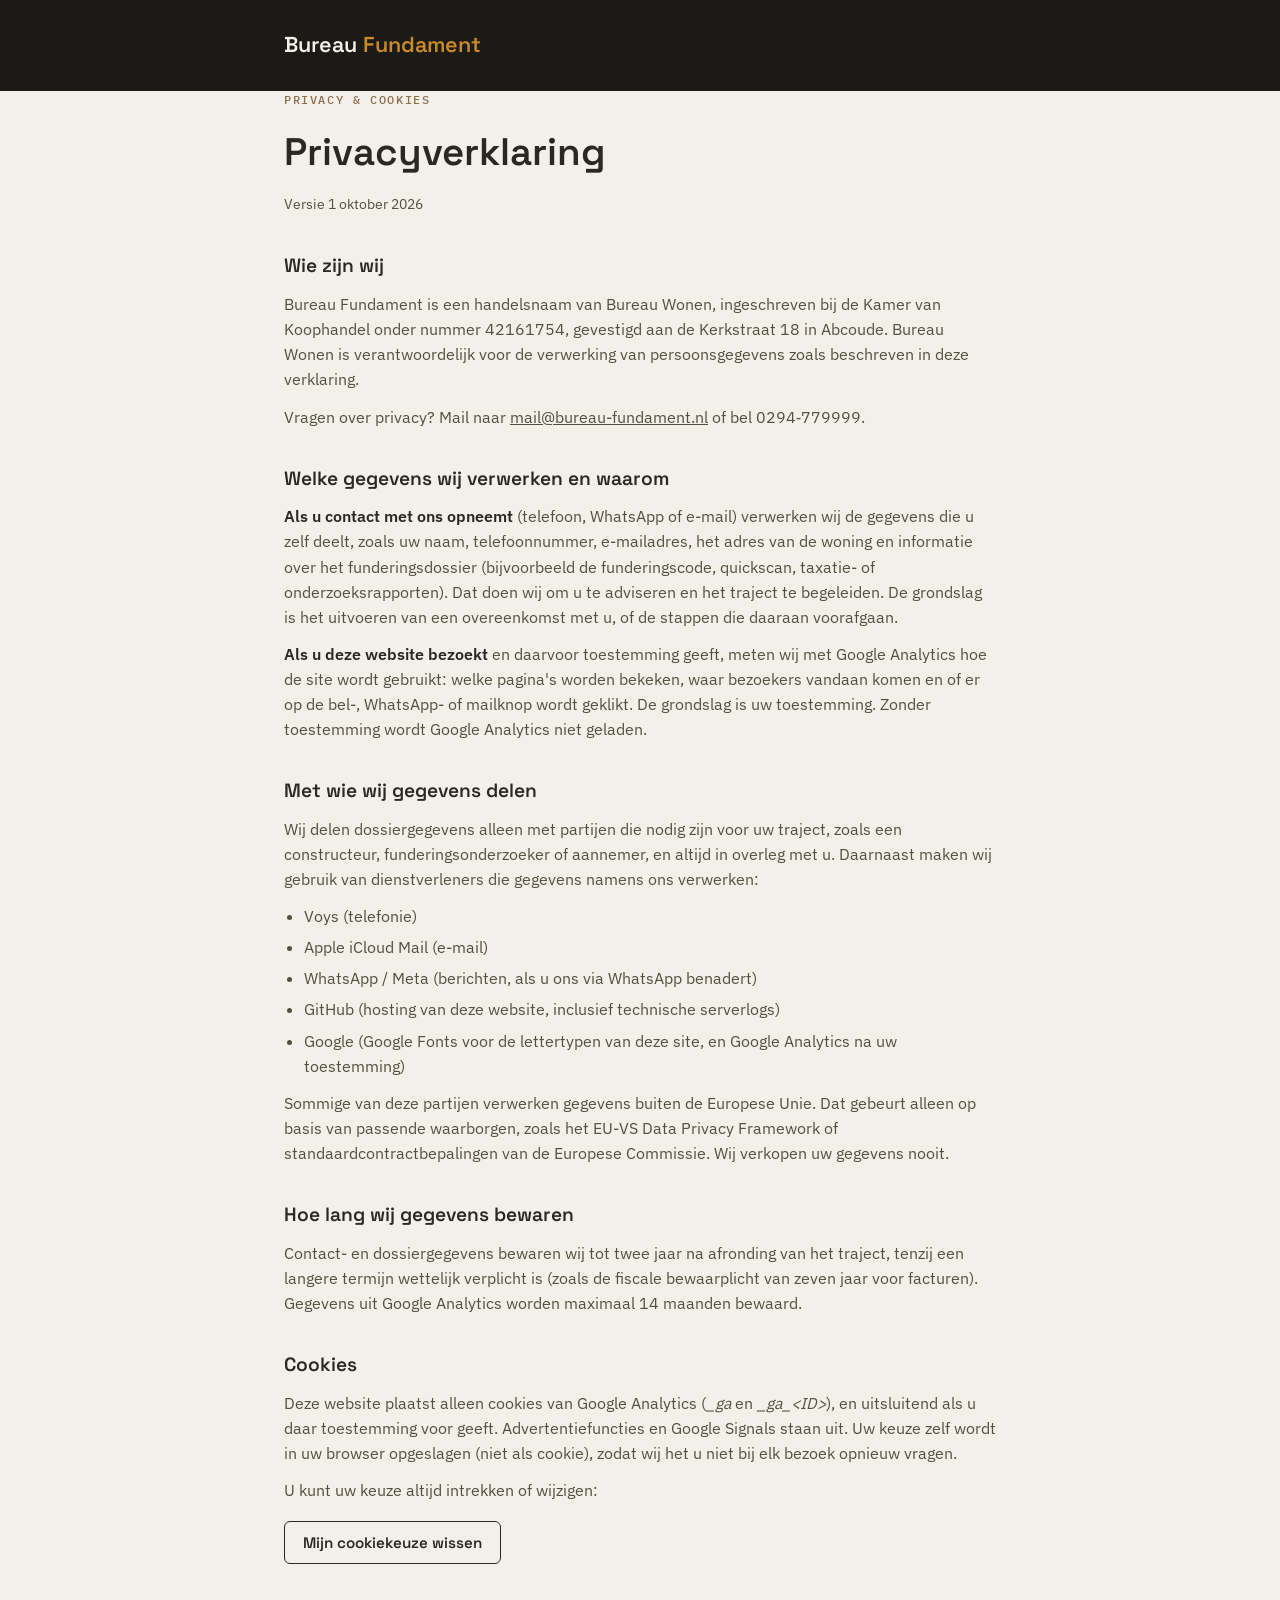
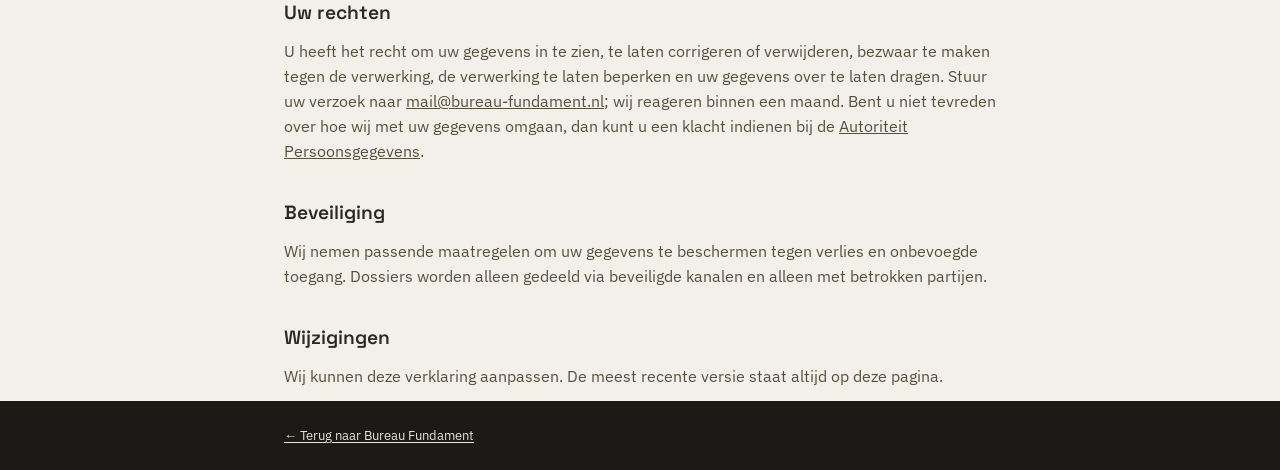
<file: privacy.html>
<!DOCTYPE html>
<html lang="nl">
<head>
<meta charset="UTF-8">
<meta name="viewport" content="width=device-width, initial-scale=1.0">
<!-- Security: GitHub Pages cannot send headers, so CSP and referrer policy are meta tags. Keep scripts and styles in assets/. -->
<meta http-equiv="Content-Security-Policy" content="default-src 'self'; script-src 'self'; style-src 'self'; font-src 'self'; img-src 'self'; connect-src 'self'; frame-src 'none'; object-src 'none'; base-uri 'self'; form-action 'self'; upgrade-insecure-requests">
<meta name="referrer" content="strict-origin-when-cross-origin">
<title>Privacyverklaring — Bureau Fundament</title>
<meta name="robots" content="noindex">
<link rel="stylesheet" href="assets/fonts/fonts.css">
<link rel="stylesheet" href="assets/privacy.css">
</head>
<body>

<header>
  <div class="wrap"><a href="index.html">Bureau <span>Fundament</span></a></div>
</header>

<main class="wrap">
  <span class="label">Privacy &amp; cookies</span>
  <h1>Privacyverklaring</h1>
  <p class="datum">Versie 1 oktober 2026</p>

  <h2>Wie zijn wij</h2>
  <p>Bureau Fundament is een handelsnaam van Bureau Wonen, ingeschreven bij de Kamer van Koophandel onder nummer 42161754, gevestigd aan de Kerkstraat 18 in Abcoude. Bureau Wonen is verantwoordelijk voor de verwerking van persoonsgegevens zoals beschreven in deze verklaring.</p>
  <p>Vragen over privacy? Mail naar <a href="mailto:mail@bureau-fundament.nl">mail@bureau-fundament.nl</a> of bel 0294&#8209;779999.</p>

  <h2>Welke gegevens wij verwerken en waarom</h2>
  <p><strong>Als u contact met ons opneemt</strong> (telefoon, WhatsApp of e-mail) verwerken wij de gegevens die u zelf deelt, zoals uw naam, telefoonnummer, e-mailadres, het adres van de woning en informatie over het funderingsdossier (bijvoorbeeld de funderingscode, quickscan, taxatie- of onderzoeksrapporten). Dat doen wij om u te adviseren en het traject te begeleiden. De grondslag is het uitvoeren van een overeenkomst met u, of de stappen die daaraan voorafgaan.</p>
  <p><strong>Als u deze website bezoekt</strong> en daarvoor toestemming geeft, meten wij met Google Analytics hoe de site wordt gebruikt: welke pagina's worden bekeken, waar bezoekers vandaan komen en of er op de bel-, WhatsApp- of mailknop wordt geklikt. De grondslag is uw toestemming. Zonder toestemming wordt Google Analytics niet geladen.</p>

  <h2>Met wie wij gegevens delen</h2>
  <p>Wij delen dossiergegevens alleen met partijen die nodig zijn voor uw traject, zoals een constructeur, funderingsonderzoeker of aannemer, en altijd in overleg met u. Daarnaast maken wij gebruik van dienstverleners die gegevens namens ons verwerken:</p>
  <ul>
    <li>Voys (telefonie)</li>
    <li>Apple iCloud Mail (e-mail)</li>
    <li>WhatsApp / Meta (berichten, als u ons via WhatsApp benadert)</li>
    <li>GitHub (hosting van deze website, inclusief technische serverlogs)</li>
    <li>Google (Google Fonts voor de lettertypen van deze site, en Google Analytics na uw toestemming)</li>
  </ul>
  <p>Sommige van deze partijen verwerken gegevens buiten de Europese Unie. Dat gebeurt alleen op basis van passende waarborgen, zoals het EU-VS Data Privacy Framework of standaardcontractbepalingen van de Europese Commissie. Wij verkopen uw gegevens nooit.</p>

  <h2>Hoe lang wij gegevens bewaren</h2>
  <p>Contact- en dossiergegevens bewaren wij tot twee jaar na afronding van het traject, tenzij een langere termijn wettelijk verplicht is (zoals de fiscale bewaarplicht van zeven jaar voor facturen). Gegevens uit Google Analytics worden maximaal 14 maanden bewaard.</p>

  <h2>Cookies</h2>
  <p>Deze website plaatst alleen cookies van Google Analytics (<em>_ga</em> en <em>_ga_&lt;ID&gt;</em>), en uitsluitend als u daar toestemming voor geeft. Advertentiefuncties en Google Signals staan uit. Uw keuze zelf wordt in uw browser opgeslagen (niet als cookie), zodat wij het u niet bij elk bezoek opnieuw vragen.</p>
  <p>U kunt uw keuze altijd intrekken of wijzigen:</p>
  <button type="button" class="knop" id="keuzeWissen">Mijn cookiekeuze wissen</button>
  <p id="keuzeMelding" hidden>Uw keuze is gewist en eventuele Analytics-cookies zijn verwijderd. Bij uw volgende bezoek aan de homepage vragen wij het opnieuw.</p>

  <h2>Uw rechten</h2>
  <p>U heeft het recht om uw gegevens in te zien, te laten corrigeren of verwijderen, bezwaar te maken tegen de verwerking, de verwerking te laten beperken en uw gegevens over te laten dragen. Stuur uw verzoek naar <a href="mailto:mail@bureau-fundament.nl">mail@bureau-fundament.nl</a>; wij reageren binnen een maand. Bent u niet tevreden over hoe wij met uw gegevens omgaan, dan kunt u een klacht indienen bij de <a href="https://autoriteitpersoonsgegevens.nl" target="_blank" rel="noopener">Autoriteit Persoonsgegevens</a>.</p>

  <h2>Beveiliging</h2>
  <p>Wij nemen passende maatregelen om uw gegevens te beschermen tegen verlies en onbevoegde toegang. Dossiers worden alleen gedeeld via beveiligde kanalen en alleen met betrokken partijen.</p>

  <h2>Wijzigingen</h2>
  <p>Wij kunnen deze verklaring aanpassen. De meest recente versie staat altijd op deze pagina.</p>
</main>

<footer>
  <div class="wrap"><a href="index.html">&larr; Terug naar Bureau Fundament</a></div>
</footer>

<script src="assets/privacy.js"></script>

</body>
</html>
</file>
<file: assets/fonts/fonts.css>
/* Self-hosted fonts (from fontsource npm packages, SIL OFL 1.1, see LICENSE files here). Replaces Google Fonts. */
@font-face {
  font-family: 'Space Grotesk';
  font-style: normal;
  font-weight: 300 700;
  font-display: swap;
  src: url(space-grotesk-latin-ext-wght-normal.woff2) format('woff2');
  unicode-range: U+0100-02BA,U+02BD-02C5,U+02C7-02CC,U+02CE-02D7,U+02DD-02FF,U+0304,U+0308,U+0329,U+1D00-1DBF,U+1E00-1E9F,U+1EF2-1EFF,U+2020,U+20A0-20AB,U+20AD-20C0,U+2113,U+2C60-2C7F,U+A720-A7FF;
}
@font-face {
  font-family: 'Space Grotesk';
  font-style: normal;
  font-weight: 300 700;
  font-display: swap;
  src: url(space-grotesk-latin-wght-normal.woff2) format('woff2');
  unicode-range: U+0000-00FF,U+0131,U+0152-0153,U+02BB-02BC,U+02C6,U+02DA,U+02DC,U+0304,U+0308,U+0329,U+2000-206F,U+20AC,U+2122,U+2191,U+2193,U+2212,U+2215,U+FEFF,U+FFFD;
}
@font-face {
  font-family: 'Inter';
  font-style: normal;
  font-weight: 100 900;
  font-display: swap;
  src: url(inter-latin-ext-wght-normal.woff2) format('woff2');
  unicode-range: U+0100-02BA,U+02BD-02C5,U+02C7-02CC,U+02CE-02D7,U+02DD-02FF,U+0304,U+0308,U+0329,U+1D00-1DBF,U+1E00-1E9F,U+1EF2-1EFF,U+2020,U+20A0-20AB,U+20AD-20C0,U+2113,U+2C60-2C7F,U+A720-A7FF;
}
@font-face {
  font-family: 'Inter';
  font-style: normal;
  font-weight: 100 900;
  font-display: swap;
  src: url(inter-latin-wght-normal.woff2) format('woff2');
  unicode-range: U+0000-00FF,U+0131,U+0152-0153,U+02BB-02BC,U+02C6,U+02DA,U+02DC,U+0304,U+0308,U+0329,U+2000-206F,U+20AC,U+2122,U+2191,U+2193,U+2212,U+2215,U+FEFF,U+FFFD;
}
@font-face {
  font-family: 'IBM Plex Mono';
  font-style: normal;
  font-weight: 500;
  font-display: swap;
  src: url(ibm-plex-mono-latin-ext-500-normal.woff2) format('woff2');
  unicode-range: U+0100-02BA,U+02BD-02C5,U+02C7-02CC,U+02CE-02D7,U+02DD-02FF,U+0304,U+0308,U+0329,U+1D00-1DBF,U+1E00-1E9F,U+1EF2-1EFF,U+2020,U+20A0-20AB,U+20AD-20C0,U+2113,U+2C60-2C7F,U+A720-A7FF;
}
@font-face {
  font-family: 'IBM Plex Mono';
  font-style: normal;
  font-weight: 500;
  font-display: swap;
  src: url(ibm-plex-mono-latin-500-normal.woff2) format('woff2');
  unicode-range: U+0000-00FF,U+0131,U+0152-0153,U+02BB-02BC,U+02C6,U+02DA,U+02DC,U+0304,U+0308,U+0329,U+2000-206F,U+20AC,U+2122,U+2191,U+2193,U+2212,U+2215,U+FEFF,U+FFFD;
}
@font-face {
  font-family: 'IBM Plex Sans';
  font-style: normal;
  font-weight: 400;
  font-display: swap;
  src: url(ibm-plex-sans-latin-ext-400-normal.woff2) format('woff2');
  unicode-range: U+0100-02BA,U+02BD-02C5,U+02C7-02CC,U+02CE-02D7,U+02DD-02FF,U+0304,U+0308,U+0329,U+1D00-1DBF,U+1E00-1E9F,U+1EF2-1EFF,U+2020,U+20A0-20AB,U+20AD-20C0,U+2113,U+2C60-2C7F,U+A720-A7FF;
}
@font-face {
  font-family: 'IBM Plex Sans';
  font-style: normal;
  font-weight: 400;
  font-display: swap;
  src: url(ibm-plex-sans-latin-400-normal.woff2) format('woff2');
  unicode-range: U+0000-00FF,U+0131,U+0152-0153,U+02BB-02BC,U+02C6,U+02DA,U+02DC,U+0304,U+0308,U+0329,U+2000-206F,U+20AC,U+2122,U+2191,U+2193,U+2212,U+2215,U+FEFF,U+FFFD;
}
@font-face {
  font-family: 'IBM Plex Sans';
  font-style: normal;
  font-weight: 500;
  font-display: swap;
  src: url(ibm-plex-sans-latin-ext-500-normal.woff2) format('woff2');
  unicode-range: U+0100-02BA,U+02BD-02C5,U+02C7-02CC,U+02CE-02D7,U+02DD-02FF,U+0304,U+0308,U+0329,U+1D00-1DBF,U+1E00-1E9F,U+1EF2-1EFF,U+2020,U+20A0-20AB,U+20AD-20C0,U+2113,U+2C60-2C7F,U+A720-A7FF;
}
@font-face {
  font-family: 'IBM Plex Sans';
  font-style: normal;
  font-weight: 500;
  font-display: swap;
  src: url(ibm-plex-sans-latin-500-normal.woff2) format('woff2');
  unicode-range: U+0000-00FF,U+0131,U+0152-0153,U+02BB-02BC,U+02C6,U+02DA,U+02DC,U+0304,U+0308,U+0329,U+2000-206F,U+20AC,U+2122,U+2191,U+2193,U+2212,U+2215,U+FEFF,U+FFFD;
}
@font-face {
  font-family: 'IBM Plex Sans';
  font-style: normal;
  font-weight: 600;
  font-display: swap;
  src: url(ibm-plex-sans-latin-ext-600-normal.woff2) format('woff2');
  unicode-range: U+0100-02BA,U+02BD-02C5,U+02C7-02CC,U+02CE-02D7,U+02DD-02FF,U+0304,U+0308,U+0329,U+1D00-1DBF,U+1E00-1E9F,U+1EF2-1EFF,U+2020,U+20A0-20AB,U+20AD-20C0,U+2113,U+2C60-2C7F,U+A720-A7FF;
}
@font-face {
  font-family: 'IBM Plex Sans';
  font-style: normal;
  font-weight: 600;
  font-display: swap;
  src: url(ibm-plex-sans-latin-600-normal.woff2) format('woff2');
  unicode-range: U+0000-00FF,U+0131,U+0152-0153,U+02BB-02BC,U+02C6,U+02DA,U+02DC,U+0304,U+0308,U+0329,U+2000-206F,U+20AC,U+2122,U+2191,U+2193,U+2212,U+2215,U+FEFF,U+FFFD;
}
</file>
<file: assets/index.css>
:root{
    --grond-donker:#1c1a17;
    --grond-donker-2:#242019;
    --beton:#e9e4da;
    --beton-licht:#f3f0ea;
    --klei:#8b6f4e;
    --code-groen:#4c7a5e;
    --code-amber:#c98a2c;
    --code-rood:#a83232;
    --inkt:#2b2822;
    --inkt-zacht:#54503f;
    --wit:#fdfcf9;
  }

  *{box-sizing:border-box;margin:0;padding:0;}

  html{scroll-behavior:smooth;}

  body{
    font-family:'Inter', system-ui, -apple-system, 'Segoe UI', sans-serif;
    color:var(--inkt);
    background:var(--beton-licht);
    line-height:1.5;
    -webkit-font-smoothing:antialiased;
  }

  h1,h2,h3{
    font-family:'Space Grotesk', sans-serif;
    font-weight:600;
    letter-spacing:-0.01em;
    color:inherit;
  }

  .label{
    font-family:'IBM Plex Mono', monospace;
    font-size:0.7rem;
    letter-spacing:0.22em;
    text-transform:uppercase;
    font-weight:500;
  }

  a{color:inherit;text-decoration:none;}

  img,svg{display:block;max-width:100%;}

  .wrap{
    max-width:1040px;
    margin:0 auto;
    padding-left:24px;
    padding-right:24px;
  }

  /* ---------- HERO ---------- */

  .hero{
    background:var(--grond-donker);
    color:var(--beton-licht);
    background-image:
      linear-gradient(var(--grond-donker-2) 1px, transparent 1px),
      linear-gradient(90deg, var(--grond-donker-2) 1px, transparent 1px);
    background-size:40px 40px;
    position:relative;
    overflow:hidden;
  }

  .hero::before{
    content:"";
    position:absolute;
    inset:0;
    background:linear-gradient(180deg, rgba(28,26,23,0.2) 0%, var(--grond-donker) 78%);
    pointer-events:none;
  }

  .hero-inner{
    position:relative;
    padding:56px 0 64px;
  }

  .brandbar{
    display:flex;
    align-items:center;
    justify-content:space-between;
    padding-bottom:52px;
  }

  .brand{
    display:flex;
    align-items:baseline;
    gap:10px;
  }

  .brand-bureau{
    font-family:'IBM Plex Mono', monospace;
    font-weight:500;
    font-size:0.72rem;
    letter-spacing:0.22em;
    color:var(--beton);
  }

  .brand-naam{
    font-family:'Space Grotesk', sans-serif;
    font-weight:600;
    font-size:1.55rem;
    letter-spacing:-0.01em;
    color:var(--code-amber);
  }

  .brandbar .tel-mini{
    font-family:'IBM Plex Mono', monospace;
    font-size:0.85rem;
    color:var(--beton);
    border:1px solid rgba(233,228,218,0.28);
    border-radius:100px;
    padding:8px 16px;
    white-space:nowrap;
  }

  .eyebrow{
    color:var(--code-amber);
    margin-bottom:18px;
  }

  h1{
    font-size:clamp(2.1rem, 5vw, 3.35rem);
    line-height:1.12;
    max-width:19ch;
    margin-bottom:22px;
  }

  .hero p.lede{
    font-size:1.08rem;
    max-width:52ch;
    color:var(--beton);
    margin-bottom:34px;
  }

  .cta-row{
    display:flex;
    align-items:center;
    gap:20px;
    flex-wrap:wrap;
    margin-bottom:56px;
  }

  .btn-call{
    display:inline-flex;
    align-items:center;
    gap:10px;
    background:var(--code-amber);
    color:var(--grond-donker);
    font-family:'Space Grotesk', sans-serif;
    font-weight:600;
    font-size:1.05rem;
    padding:16px 26px;
    border-radius:6px;
    transition:transform 0.15s ease, background 0.15s ease;
  }

  .btn-call:hover{background:#dd9a36; transform:translateY(-1px);}

  .btn-call svg{width:19px;height:19px;flex-shrink:0;}

  .btn-whatsapp{
    display:inline-flex;
    align-items:center;
    gap:9px;
    border:1px solid rgba(76,122,94,0.55);
    color:var(--beton-licht);
    font-family:'Space Grotesk', sans-serif;
    font-weight:600;
    font-size:1rem;
    padding:15px 24px;
    border-radius:6px;
    transition:background 0.15s ease, border-color 0.15s ease;
  }

  .btn-whatsapp:hover{background:rgba(76,122,94,0.14); border-color:var(--code-groen);}

  .btn-whatsapp svg{width:18px;height:18px;flex-shrink:0;color:var(--code-groen);}

  .cta-sub{
    font-size:0.88rem;
    color:var(--beton);
    opacity:0.75;
  }

  .proof-strip{
    display:flex;
    align-items:baseline;
    gap:12px;
    margin-bottom:32px;
    flex-wrap:wrap;
  }

  .proof-strip .label{color:var(--code-groen); flex-shrink:0;}

  .proof-strip span.tekst{
    font-size:0.9rem;
    color:var(--beton);
    opacity:0.85;
  }

  /* ---------- SCHAAL (signature element) ---------- */

  .schaal{
    border:1px solid rgba(233,228,218,0.16);
    border-radius:10px;
    padding:22px 24px 20px;
    background:rgba(255,255,255,0.02);
    max-width:640px;
  }

  .schaal-top{
    display:flex;
    justify-content:space-between;
    align-items:baseline;
    margin-bottom:14px;
  }

  .schaal-top .label{color:var(--beton);opacity:0.65;}

  .schaal-bar{
    display:flex;
    height:40px;
    border-radius:6px;
    overflow:hidden;
    margin-bottom:10px;
  }

  .schaal-seg{
    flex:1;
    display:flex;
    align-items:center;
    justify-content:center;
    font-family:'Space Grotesk', sans-serif;
    font-weight:700;
    font-size:0.95rem;
    color:rgba(0,0,0,0.55);
  }

  .seg-a{background:#5c9074;}
  .seg-b{background:#7a9a6f;}
  .seg-c{background:var(--code-amber); color:rgba(0,0,0,0.6);}
  .seg-d{background:#bd6435; color:var(--wit);}
  .seg-e{background:var(--code-rood); color:var(--wit);}

  .schaal-note{
    display:flex;
    justify-content:flex-end;
  }

  .schaal-note span{
    font-size:0.82rem;
    color:var(--beton);
    opacity:0.8;
    max-width:22ch;
    text-align:right;
    border-top:1px solid rgba(233,228,218,0.16);
    padding-top:8px;
  }

  /* ---------- SECTIES ---------- */

  section{padding:76px 0;}

  .sectie-licht{background:var(--beton-licht);}
  .sectie-beton{background:var(--beton);}

  .kop-eyebrow{
    color:var(--klei);
    margin-bottom:14px;
  }

  h2{
    font-size:clamp(1.55rem, 3.2vw, 2.15rem);
    max-width:22ch;
    margin-bottom:20px;
  }

  .intro-tekst{
    font-size:1.02rem;
    color:var(--inkt-zacht);
    max-width:58ch;
    margin-bottom:8px;
  }

  /* probleem */

  .probleem-grid{
    display:grid;
    grid-template-columns:1.1fr 0.9fr;
    gap:56px;
    align-items:start;
    margin-top:36px;
  }

  .probleem-tekst p{
    color:var(--inkt-zacht);
    margin-bottom:16px;
    font-size:1rem;
  }

  .probleem-tekst strong{color:var(--inkt);}

  .vastgelopen{
    border-left:3px solid var(--code-rood);
    padding-left:20px;
  }

  .vastgelopen .label{color:var(--code-rood); margin-bottom:8px; display:block;}

  .vastgelopen p{font-size:1rem; color:var(--inkt);}

  /* proces */

  .proces-lijst{
    margin-top:40px;
    border-top:1px solid rgba(43,40,34,0.14);
  }

  .stap{
    display:grid;
    grid-template-columns:64px 1fr;
    gap:24px;
    padding:26px 0;
    border-bottom:1px solid rgba(43,40,34,0.14);
  }

  .stap-nr{
    font-family:'IBM Plex Mono', monospace;
    font-size:0.95rem;
    color:var(--klei);
    padding-top:2px;
  }

  .stap h3{
    font-size:1.15rem;
    margin-bottom:6px;
  }

  .stap p{
    color:var(--inkt-zacht);
    font-size:0.97rem;
    max-width:60ch;
  }

  /* voor wie */

  .doelgroep-grid{
    display:grid;
    grid-template-columns:repeat(3, 1fr);
    gap:1px;
    background:rgba(43,40,34,0.14);
    border:1px solid rgba(43,40,34,0.14);
    margin-top:36px;
  }

  .doelgroep-card{
    background:var(--beton-licht);
    padding:28px 26px;
  }

  .doelgroep-card .label{color:var(--klei); margin-bottom:12px; display:block;}

  .doelgroep-card h3{font-size:1.08rem; margin-bottom:10px;}

  .doelgroep-card p{color:var(--inkt-zacht); font-size:0.93rem;}

  /* onafhankelijk */

  .onafhankelijk{
    display:grid;
    grid-template-columns:1fr 1fr;
    gap:56px;
    align-items:center;
  }

  .puntenlijst{list-style:none;margin-top:22px;}

  .puntenlijst li{
    display:flex;
    gap:14px;
    padding:14px 0;
    border-bottom:1px solid rgba(43,40,34,0.12);
    font-size:0.97rem;
    color:var(--inkt-zacht);
  }

  .puntenlijst li:first-child{padding-top:0;}

  .puntenlijst .vinkje{
    color:var(--code-groen);
    font-family:'IBM Plex Mono', monospace;
    flex-shrink:0;
  }

  .citaatblok{
    background:var(--grond-donker);
    color:var(--beton-licht);
    padding:36px 32px;
    border-radius:8px;
  }

  .citaatblok p{
    font-family:'Space Grotesk', sans-serif;
    font-size:1.25rem;
    line-height:1.35;
    margin-bottom:16px;
  }

  .citaatblok .label{color:var(--code-amber);}

  /* checklist (kwalificatie) */

  .sectie-check{padding-top:64px; padding-bottom:64px;}

  .check-kaart{
    border:1px solid rgba(43,40,34,0.16);
    border-radius:10px;
    padding:36px 40px;
    max-width:640px;
    margin:0 auto;
    text-align:center;
    background:var(--wit);
  }

  .check-kop{
    font-size:1.4rem;
    margin-bottom:22px;
  }

  .check-lijst{
    list-style:none;
    display:inline-flex;
    flex-direction:column;
    align-items:flex-start;
    gap:12px;
    margin-bottom:26px;
    text-align:left;
  }

  .check-lijst li{
    font-size:1.03rem;
    display:flex;
    align-items:center;
    gap:10px;
  }

  .check-actie{
    font-family:'Space Grotesk', sans-serif;
    font-weight:600;
    font-size:1.05rem;
    margin-bottom:22px;
    color:var(--inkt);
  }

  .check-kaart .cta-knoppen a{color:var(--inkt);}
  .check-kaart .btn-call{color:var(--grond-donker);}
  .check-kaart .btn-whatsapp{color:var(--inkt); border-color:rgba(76,122,94,0.7);}

  /* korte waarom-rij */

  .kort-lijst{
    display:flex;
    flex-wrap:wrap;
    gap:16px 34px;
    margin-top:30px;
  }

  .kort-item{
    display:flex;
    align-items:center;
    gap:9px;
    font-family:'Space Grotesk', sans-serif;
    font-weight:600;
    font-size:1.03rem;
  }

  .kort-item .vink{color:var(--code-groen); flex-shrink:0;}

  /* bio */

  .bio-blok{
    display:grid;
    grid-template-columns:220px 1fr;
    gap:44px;
    align-items:start;
    margin-top:34px;
  }

  .bio-foto{
    width:100%;
    height:auto;
    aspect-ratio:4 / 5;
    object-fit:cover;
    border-radius:10px;
    margin-bottom:18px;
    background:var(--beton);
  }

  .bio-naam h3{
    font-size:1.35rem;
    margin-bottom:6px;
  }

  .bio-naam .label{color:var(--klei);}

  .bio-quote{
    font-family:'Space Grotesk', sans-serif;
    font-size:1.18rem;
    line-height:1.55;
    color:var(--inkt);
    border-left:3px solid var(--klei);
    padding-left:26px;
  }

  @media (max-width: 780px){
    .bio-blok{grid-template-columns:1fr; gap:18px;}
    .bio-foto{max-width:200px;}
    .check-kaart{padding:30px 24px;}
  }

  /* cta finaal */

  .cta-finaal{
    background:var(--grond-donker);
    color:var(--beton-licht);
    text-align:center;
    padding:84px 0;
  }

  .cta-finaal .kop-eyebrow{color:var(--code-amber);}

  .cta-finaal h2{
    max-width:20ch;
    margin:0 auto 18px;
    color:var(--beton-licht);
  }

  .cta-finaal p.lede{
    color:var(--beton);
    max-width:46ch;
    margin:0 auto 36px;
  }

  .cta-finaal .btn-call{
    font-size:1.2rem;
    padding:20px 34px;
  }

  .cta-finaal .btn-whatsapp{
    font-size:1.05rem;
    padding:19px 28px;
  }

  .cta-knoppen{
    display:flex;
    align-items:center;
    justify-content:center;
    gap:16px;
    flex-wrap:wrap;
  }

  .bereikbaar{
    margin-top:20px;
    font-size:0.85rem;
    color:var(--beton);
    opacity:0.7;
  }

  /* footer */

  footer{
    background:var(--grond-donker-2);
    color:var(--beton);
    padding:28px 0;
    font-size:0.82rem;
    opacity:0.75;
  }

  footer .wrap{
    display:flex;
    justify-content:space-between;
    flex-wrap:wrap;
    gap:8px;
  }

  footer .wrap + .wrap{
    margin-top:10px;
    padding-top:10px;
    border-top:1px solid rgba(233,228,218,0.12);
  }

  .footer-initiatief{
    font-size:0.78rem;
    opacity:0.85;
  }

  .footer-initiatief a{
    color:inherit;
    text-decoration:underline;
    text-decoration-color:rgba(233,228,218,0.4);
    text-underline-offset:2px;
  }

  .footer-initiatief a:hover{
    text-decoration-color:var(--code-amber);
  }

  /* sticky mobiele call bar */

  .sticky-call{
    position:fixed;
    left:0;right:0;bottom:0;
    background:var(--grond-donker);
    padding:10px 14px;
    display:none;
    align-items:stretch;
    gap:8px;
    font-family:'Space Grotesk', sans-serif;
    font-weight:600;
    z-index:50;
    transform:translateY(100%);
    transition:transform 0.25s ease;
  }

  .sticky-call.tonen{transform:translateY(0);}

  .sticky-call a{
    flex:1;
    display:flex;
    align-items:center;
    justify-content:center;
    gap:8px;
    padding:12px 10px;
    border-radius:6px;
    font-size:0.92rem;
  }

  .sticky-call .sticky-bel{background:var(--code-amber); color:var(--grond-donker);}

  .sticky-call .sticky-wa{border:1px solid rgba(76,122,94,0.6); color:var(--beton-licht);}

  .sticky-call svg{width:17px;height:17px;flex-shrink:0;}

  /* cookiebalk (geen muur: pagina blijft gewoon bruikbaar) */

  .cookiebalk{
    position:fixed;
    left:16px;
    bottom:16px;
    max-width:400px;
    background:var(--grond-donker);
    color:var(--beton-licht);
    border:1px solid rgba(233,228,218,0.18);
    border-radius:10px;
    padding:18px 20px;
    z-index:60;
    box-shadow:0 10px 30px rgba(0,0,0,0.25);
    font-size:0.9rem;
    transition:bottom 0.25s ease;
  }

  .cookiebalk[hidden]{display:none;}

  .cookiebalk p{margin-bottom:14px; color:var(--beton);}

  .cookiebalk p a{text-decoration:underline; text-underline-offset:2px; color:var(--beton-licht);}

  .cookiebalk-knoppen{display:flex; gap:10px;}

  .cookiebalk button{
    flex:1;
    font-family:'Space Grotesk', sans-serif;
    font-weight:600;
    font-size:0.95rem;
    padding:11px 14px;
    border-radius:6px;
    cursor:pointer;
  }

  .cookiebalk .ck-ja{background:var(--code-amber); color:var(--grond-donker); border:1px solid var(--code-amber);}

  .cookiebalk .ck-nee{background:transparent; color:var(--beton-licht); border:1px solid rgba(233,228,218,0.4);}

  .footer-links{display:flex; gap:18px; flex-wrap:wrap;}

  .footer-links a, .footer-links button{
    color:inherit;
    font:inherit;
    background:none;
    border:0;
    padding:0;
    cursor:pointer;
    text-decoration:underline;
    text-decoration-color:rgba(233,228,218,0.4);
    text-underline-offset:2px;
  }

  @media (max-width: 780px){
    .probleem-grid{grid-template-columns:1fr; gap:32px;}
    .doelgroep-grid{grid-template-columns:1fr;}
    .onafhankelijk{grid-template-columns:1fr; gap:32px;}
    .schaal-seg{font-size:0.8rem;}
    section{padding:56px 0;}
    .sticky-call{display:flex;}
    body{padding-bottom:64px;}
    .cookiebalk{left:10px; right:10px; bottom:10px; max-width:none;}
    .sticky-call.tonen ~ .cookiebalk{bottom:74px;}
  }
  /* lijniconen */
  svg{stroke-linecap:round; stroke-linejoin:round;}
  .ico{width:18px; height:18px; flex-shrink:0; color:var(--code-groen);}
  .check-lijst .ico{width:20px; height:20px;}
  .puntenlijst .ico{margin-top:2px;}

  a:focus-visible, button:focus-visible, summary:focus-visible, [tabindex]:focus-visible{
    outline:2px solid var(--code-amber);
    outline-offset:3px;
    border-radius:4px;
  }

  .proof-strip a{text-decoration:underline; text-underline-offset:2px; color:var(--beton-licht);}

  .schaal-top{flex-wrap:wrap; gap:6px 16px;}
  .schaal-bron{font-size:0.78rem; color:var(--beton); opacity:0.75;}
  .schaal-bron a{text-decoration:underline; text-underline-offset:2px;}

  /* praktijk */
  .dossier-grid{
    display:grid;
    grid-template-columns:1fr 1fr;
    gap:20px;
    margin-top:36px;
  }
  .dossier{
    background:var(--wit);
    border:1px solid rgba(43,40,34,0.14);
    border-radius:10px;
    padding:24px 26px 26px;
  }
  .dossier-top{
    display:flex;
    justify-content:space-between;
    align-items:center;
    margin-bottom:14px;
  }
  .dossier-ref{
    font-family:'IBM Plex Mono', monospace;
    font-weight:500;
    font-size:0.8rem;
    letter-spacing:0.12em;
    color:var(--klei);
  }
  .dossier-code{
    display:inline-flex;
    border-radius:3px;
    overflow:hidden;
    font-family:'Space Grotesk', sans-serif;
    font-weight:700;
    font-size:0.8rem;
    color:var(--wit);
  }
  .dossier-code span{padding:4px 9px;}
  .dc-d{background:#bd6435;}
  .dc-e{background:var(--code-rood);}
  .dossier p{color:var(--inkt-zacht); font-size:0.97rem;}

  .aanpak{margin-top:48px;}
  .aanpak-kop{color:var(--klei); display:block;}
  .aanpak-grid{
    list-style:none;
    display:grid;
    grid-template-columns:repeat(3, 1fr);
    gap:28px;
    margin-top:16px;
  }
  .aanpak-item{border-top:1px solid rgba(43,40,34,0.16); padding-top:16px;}
  .aanpak-item .stap-nr{display:block; margin-bottom:8px;}
  .aanpak-item h3{font-size:1.05rem; margin-bottom:6px;}
  .aanpak-item p{color:var(--inkt-zacht); font-size:0.94rem;}

  .praktijk-uitkomst{
    margin-top:36px;
    display:flex;
    align-items:center;
    gap:12px;
    font-family:'Space Grotesk', sans-serif;
    font-weight:600;
    font-size:1.15rem;
  }
  .praktijk-uitkomst .ico{width:22px; height:22px;}

  /* veelgestelde vragen */
  .tabs{
    display:flex;
    gap:4px;
    margin-top:30px;
    border-bottom:1px solid rgba(43,40,34,0.18);
    overflow-x:auto;
    scrollbar-width:none;
  }
  .tabs::-webkit-scrollbar{display:none;}
  .tab{
    font-family:'Space Grotesk', sans-serif;
    font-weight:600;
    font-size:0.98rem;
    padding:12px 16px 13px;
    background:none;
    border:0;
    border-bottom:2px solid transparent;
    color:var(--inkt-zacht);
    cursor:pointer;
    white-space:nowrap;
  }
  .tab:hover{color:var(--inkt);}
  .tab[aria-selected="true"]{color:var(--inkt); border-bottom-color:var(--code-amber);}

  .paneel{max-width:760px;}
  .paneel-kop{
    position:absolute; width:1px; height:1px; overflow:hidden;
    clip:rect(0 0 0 0); white-space:nowrap;
  }
  .paneel details{border-bottom:1px solid rgba(43,40,34,0.14);}
  .paneel summary{
    list-style:none;
    cursor:pointer;
    display:flex;
    justify-content:space-between;
    align-items:flex-start;
    gap:20px;
    padding:20px 0;
    font-family:'Space Grotesk', sans-serif;
    font-weight:600;
    font-size:1.05rem;
  }
  .paneel summary::-webkit-details-marker{display:none;}
  .plus{width:20px; height:20px; flex-shrink:0; color:var(--klei); margin-top:2px; transition:transform 0.2s ease;}
  .paneel details[open] .plus{transform:rotate(45deg);}
  .antwoord{padding:0 0 22px; max-width:64ch;}
  .antwoord p{color:var(--inkt-zacht); font-size:0.98rem; line-height:1.6;}
  .antwoord a{text-decoration:underline; text-underline-offset:2px; color:var(--inkt);}

  .bronnen{margin-top:44px;}
  .bronnen .label{color:var(--klei); display:block; margin-bottom:10px;}
  .bronnen ul{list-style:none; display:flex; flex-direction:column; gap:6px;}
  .bronnen a{font-size:0.9rem; color:var(--inkt-zacht); text-decoration:underline; text-underline-offset:2px;}
  .bronnen a:hover{color:var(--inkt);}

  @media (max-width: 780px){
    .dossier-grid, .aanpak-grid{grid-template-columns:1fr;}
    .aanpak-grid{gap:20px;}
    .tab{padding:12px 11px 13px; font-size:0.93rem;}
  }

  @media (prefers-reduced-motion: reduce){
    html{scroll-behavior:auto;}
    *{transition:none !important;}
  }

/* Was a style attribute on the mail link in the contact section (moved here for the CSP). */
.bereikbaar a.onderstreept{text-decoration:underline !important;}
</file>
<file: assets/privacy.css>
:root{
    --grond-donker:#1c1a17; --beton:#e9e4da; --beton-licht:#f3f0ea;
    --klei:#8b6f4e; --code-amber:#c98a2c; --inkt:#2b2822; --inkt-zacht:#54503f;
  }
  *{box-sizing:border-box;margin:0;padding:0;}
  body{font-family:'IBM Plex Sans',sans-serif;color:var(--inkt);background:var(--beton-licht);line-height:1.6;-webkit-font-smoothing:antialiased;}
  a{color:inherit;}
  .wrap{max-width:760px;margin:0 auto;padding:0 24px;}
  header{background:var(--grond-donker);color:var(--beton-licht);padding:28px 0;}
  header a{text-decoration:none;font-family:'Space Grotesk',sans-serif;font-weight:600;font-size:1.35rem;}
  header a span{color:var(--code-amber);}
  main{padding:56px 0 72px;}
  .label{font-family:'IBM Plex Mono',monospace;font-size:0.72rem;letter-spacing:0.14em;text-transform:uppercase;color:var(--klei);margin-bottom:12px;display:block;}
  h1{font-family:'Space Grotesk',sans-serif;font-weight:600;font-size:clamp(1.8rem,4vw,2.4rem);margin-bottom:10px;}
  .datum{color:var(--inkt-zacht);font-size:0.9rem;margin-bottom:36px;}
  h2{font-family:'Space Grotesk',sans-serif;font-weight:600;font-size:1.2rem;margin:34px 0 10px;}
  p,li{color:var(--inkt-zacht);font-size:0.98rem;}
  p{margin-bottom:12px;}
  ul{margin:0 0 12px 20px;}
  li{margin-bottom:6px;}
  strong{color:var(--inkt);}
  .knop{display:inline-block;margin-top:6px;font-family:'Space Grotesk',sans-serif;font-weight:600;font-size:0.95rem;padding:11px 18px;border-radius:6px;border:1px solid var(--inkt);background:transparent;color:var(--inkt);cursor:pointer;}
  #keuzeMelding{margin-top:10px;font-size:0.9rem;}
  footer{background:var(--grond-donker);color:var(--beton);padding:24px 0;font-size:0.82rem;}
  footer a{text-underline-offset:2px;}
</file>
